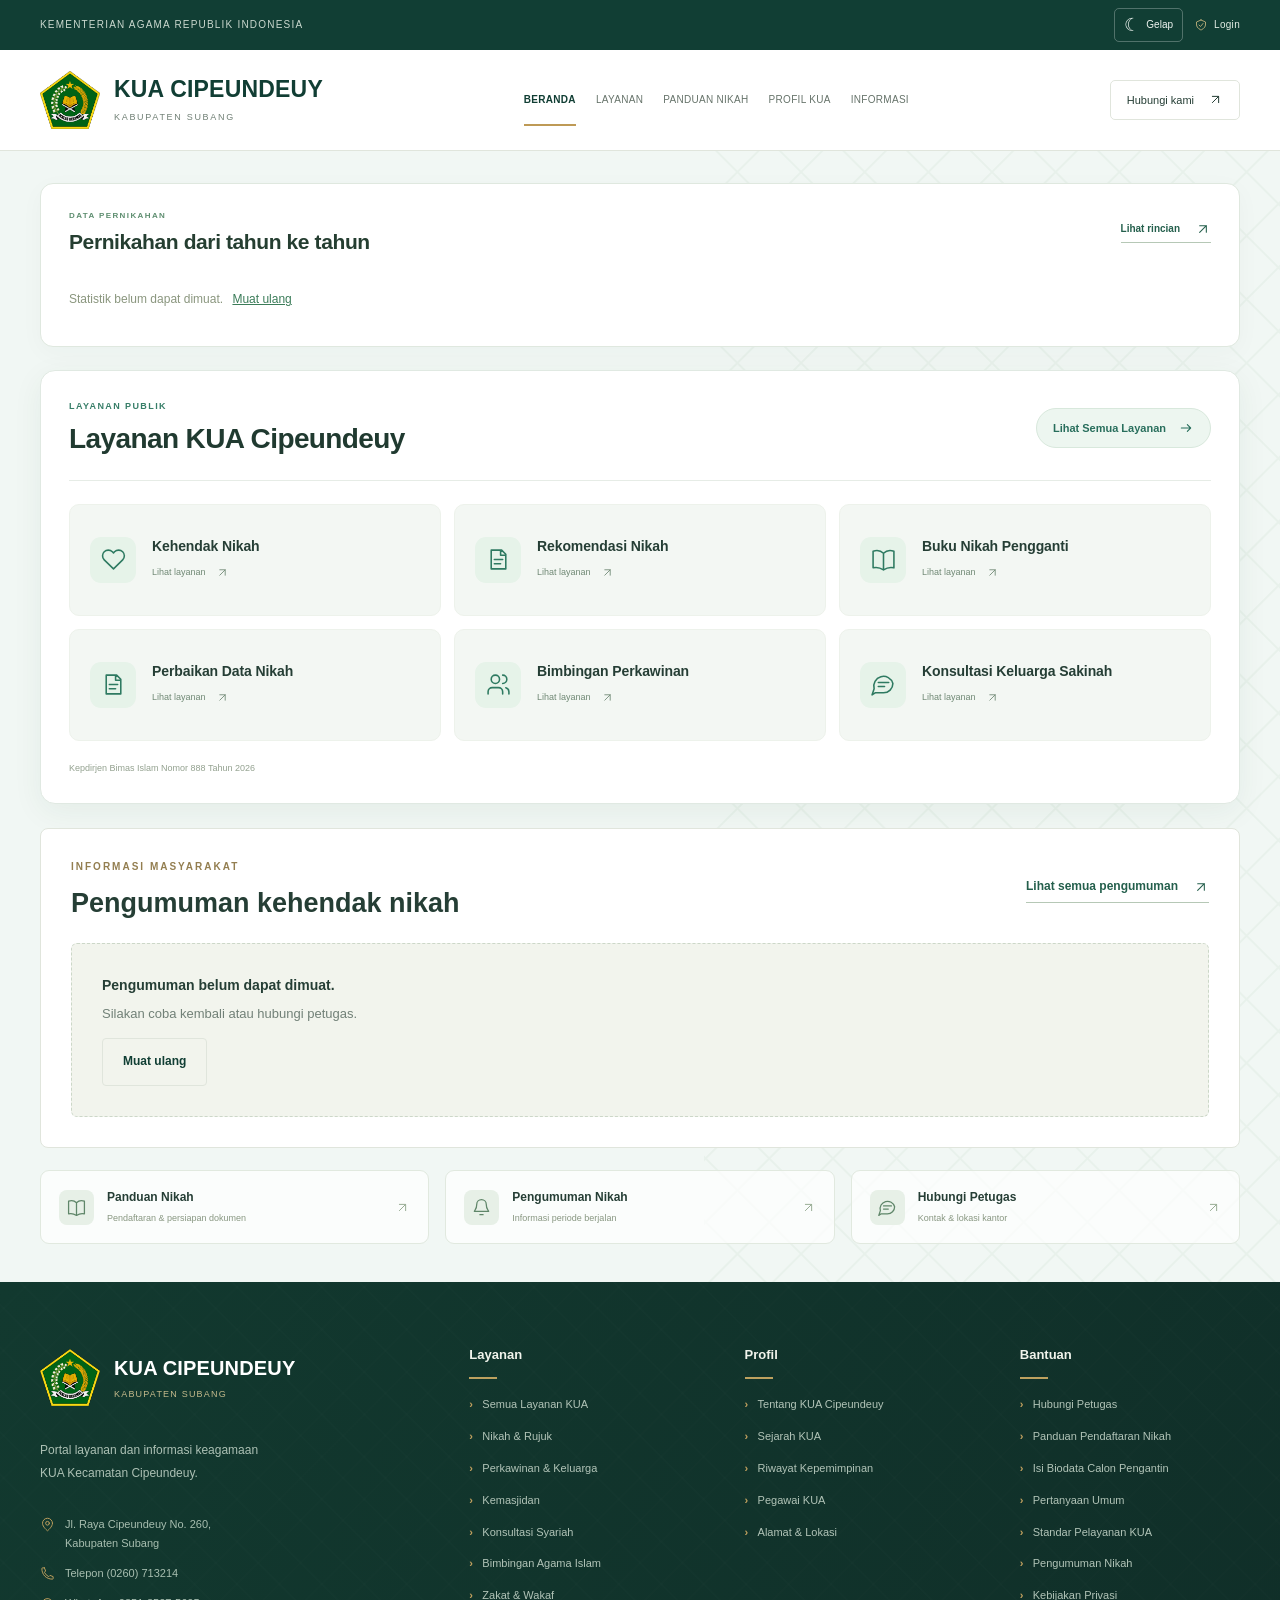
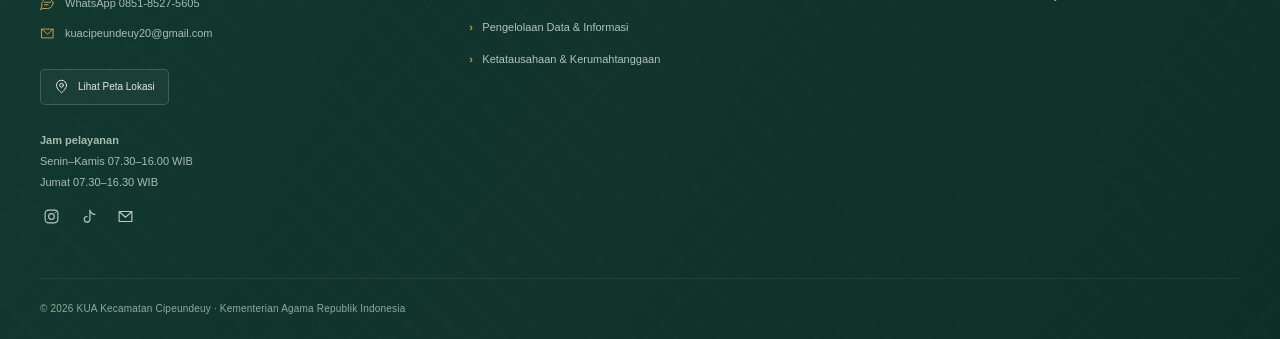
<file: index.html>
<!doctype html>
<html lang="id"><head><meta charset="utf-8"><meta name="viewport" content="width=device-width,initial-scale=1"><meta name="theme-color" content="#113e34"><meta name="description" content="Portal layanan KUA Kecamatan Cipeundeuy, Kabupaten Subang. Panduan layanan, pengumuman nikah, profil, dan kontak resmi."><title>KUA Cipeundeuy — Melayani dengan Hati</title><link rel="icon" href="assets/logo-kemenag-resmi.png"><script src="theme.js"></script><link rel="stylesheet" href="style.css?v=accordion-20261124"></head><body>
<a class="skip" href="#main">Lewati ke konten</a><div class="utility"><div class="container"><span>KEMENTERIAN AGAMA REPUBLIK INDONESIA</span><a href="admin.html" id="adminLink" class="admin-entry" hidden>Panel Admin</a><button type="button" id="themeToggle" class="theme-toggle" aria-label="Aktifkan mode gelap" aria-pressed="false"><span aria-hidden="true" id="themeIcon">☾</span><span id="themeLabel">Gelap</span></button><button type="button" class="account-button" id="accountButton" aria-haspopup="dialog"><i data-icon="shield"></i><span id="accountButtonLabel">Login</span></button></div></div>
<header class="header"><div class="container header-inner"><a class="brand" href="#beranda" aria-label="KUA Cipeundeuy, beranda"><img src="assets/logo-kemenag-resmi.png" width="46" height="52" alt="Logo Kementerian Agama"><span><strong>KUA CIPEUNDEUY</strong><small>KABUPATEN SUBANG</small></span></a><nav class="desktop-nav" aria-label="Navigasi utama"><a href="#beranda">Beranda</a><a href="#layanan">Layanan</a><a href="#nikah">Panduan Nikah</a><a href="#profil">Profil KUA</a><a href="#informasi">Informasi</a></nav><a class="contact-top" href="#kontak">Hubungi kami <i data-icon="arrow"></i></a><button class="menu-toggle" aria-label="Buka menu" aria-expanded="false" aria-controls="mobileMenu"><i data-icon="menu"></i></button></div><nav id="mobileMenu" class="mobile-menu" hidden aria-label="Menu ponsel"><a href="#beranda">Beranda</a><a href="#layanan">Layanan masyarakat</a><a href="#nikah">Panduan nikah</a><a href="catin.html">Isi Biodata Calon Pengantin</a><a href="#profil">Profil & sejarah</a><a href="#pegawai">Pegawai KUA</a><a href="#informasi">Informasi & pengumuman</a><a href="#kontak">Kontak & lokasi</a></nav></header>
<main id="main" tabindex="-1"></main>
<footer class="footer official-footer" aria-label="Informasi dan navigasi KUA"><div class="container footer-top"><section class="footer-identity"><a class="brand light" href="#beranda"><img src="assets/logo-kemenag-resmi.png" width="62" height="70" alt="Logo Kementerian Agama"><span><strong>KUA CIPEUNDEUY</strong><small>KABUPATEN SUBANG</small></span></a><p class="footer-description">Portal layanan dan informasi keagamaan<br>KUA Kecamatan Cipeundeuy.</p><div class="footer-contact"><div><i data-icon="pin"></i><span>Jl. Raya Cipeundeuy No. 260,<br>Kabupaten Subang</span></div><a href="tel:0260713214"><i data-icon="phone"></i><span>Telepon (0260) 713214</span></a><a href="https://wa.me/6285185275605" target="_blank" rel="noopener"><i data-icon="chat"></i><span>WhatsApp 0851-8527-5605</span></a><a href="mailto:kuacipeundeuy20@gmail.com"><i data-icon="mail"></i><span>kuacipeundeuy20@gmail.com</span></a></div><a class="footer-map" href="https://www.google.com/maps/search/?api=1&query=Kantor+Urusan+Agama+Cipeundeuy+Subang" target="_blank" rel="noopener"><i data-icon="pin"></i>Lihat Peta Lokasi</a><p class="footer-hours"><strong>Jam pelayanan</strong><br>Senin–Kamis 07.30–16.00 WIB<br>Jumat 07.30–16.30 WIB</p><div class="footer-social" aria-label="Kanal resmi"><a href="https://www.instagram.com/kua.cipeundeuy.subang/" target="_blank" rel="noopener" aria-label="Instagram KUA Cipeundeuy"><svg viewBox="0 0 24 24" aria-hidden="true"><rect x="3" y="3" width="18" height="18" rx="5"/><circle cx="12" cy="12" r="4"/><path d="M17.5 6.5h.01"/></svg></a><a href="https://www.tiktok.com/@kua.cipeundeuy.subang" target="_blank" rel="noopener" aria-label="TikTok KUA Cipeundeuy"><svg viewBox="0 0 24 24" aria-hidden="true"><path d="M14 3v13a4 4 0 1 1-4-4M14 3c1 4 3 6 7 6"/></svg></a><a href="mailto:kuacipeundeuy20@gmail.com" aria-label="Email KUA Cipeundeuy"><i data-icon="mail"></i></a></div></section><section class="footer-links"><h3>Layanan</h3><a href="#layanan">Semua Layanan KUA</a><a href="#layanan?group=nikah">Nikah & Rujuk</a><a href="#layanan?group=keluarga">Perkawinan & Keluarga</a><a href="#layanan?group=masjid">Kemasjidan</a><a href="#layanan?group=syariah">Konsultasi Syariah</a><a href="#layanan?group=agama">Bimbingan Agama Islam</a><a href="#layanan?group=wakaf">Zakat & Wakaf</a><a href="#layanan?group=data">Pengelolaan Data & Informasi</a><a href="#layanan?group=tata-usaha">Ketatausahaan & Kerumahtanggaan</a></section><section class="footer-links"><h3>Profil</h3><a href="#profil">Tentang KUA Cipeundeuy</a><a href="#profil?section=sejarah">Sejarah KUA</a><a href="#profil?section=kepemimpinan">Riwayat Kepemimpinan</a><a href="#pegawai">Pegawai KUA</a><a href="#kontak">Alamat & Lokasi</a></section><section class="footer-links"><h3>Bantuan</h3><a href="#kontak">Hubungi Petugas</a><a href="#nikah">Panduan Pendaftaran Nikah</a><a href="catin.html">Isi Biodata Calon Pengantin</a><a href="#faq">Pertanyaan Umum</a><a href="assets/standar-pelayanan-kua-888-2026.pdf" target="_blank" rel="noopener">Standar Pelayanan KUA</a><a href="#informasi?section=nikah">Pengumuman Nikah</a><a href="#privasi">Kebijakan Privasi</a></section></div><div class="container footer-bottom"><span>© <span id="year"></span> KUA Kecamatan Cipeundeuy · Kementerian Agama Republik Indonesia</span></div></footer><button type="button" class="back-to-top" aria-label="Kembali ke atas halaman" title="Kembali ke atas halaman" hidden><i data-icon="right"></i></button>
<nav class="bottom-nav" aria-label="Navigasi cepat ponsel"><a href="#beranda"><i data-icon="home"></i>Beranda</a><a href="#layanan"><i data-icon="grid"></i>Layanan</a><a href="#nikah"><i data-icon="book"></i>Panduan Nikah</a><a href="#informasi"><i data-icon="bell"></i>Informasi</a><a href="#kontak"><i data-icon="phone"></i>Kontak</a></nav>
<dialog id="detailDialog" aria-labelledby="dialogTitle"><div class="dialog-top"><span class="eyebrow">KUA CIPEUNDEUY</span><button id="closeDialog" class="icon-button" aria-label="Tutup"><i data-icon="close"></i></button></div><div id="dialogContent"></div></dialog><script type="module" src="app.js?v=accordion-20261124"></script><dialog id="accountDialog" aria-labelledby="accountTitle"><div class="dialog-top"><span class="eyebrow">AKSES PETUGAS</span><button type="button" class="icon-button" id="closeAccountDialog" aria-label="Tutup login"><i data-icon="close"></i></button></div><h2 id="accountTitle">Login Petugas</h2><p>Gunakan akun yang sudah terdaftar.</p><form id="accountForm"><label for="accountEmail">Email</label><input id="accountEmail" name="email" type="email" autocomplete="username" required placeholder="Email petugas"><label for="accountPassword">Password</label><input id="accountPassword" name="password" type="password" autocomplete="current-password" required placeholder="Masukkan password"><p id="accountError" class="account-error" role="status" aria-live="polite"></p><button type="submit" class="button" id="accountSubmit">Login</button></form></dialog><div id="accountNotice" class="account-notice" role="status" aria-live="polite" hidden></div><script type="module" src="auth.js"></script></body></html>
</file>
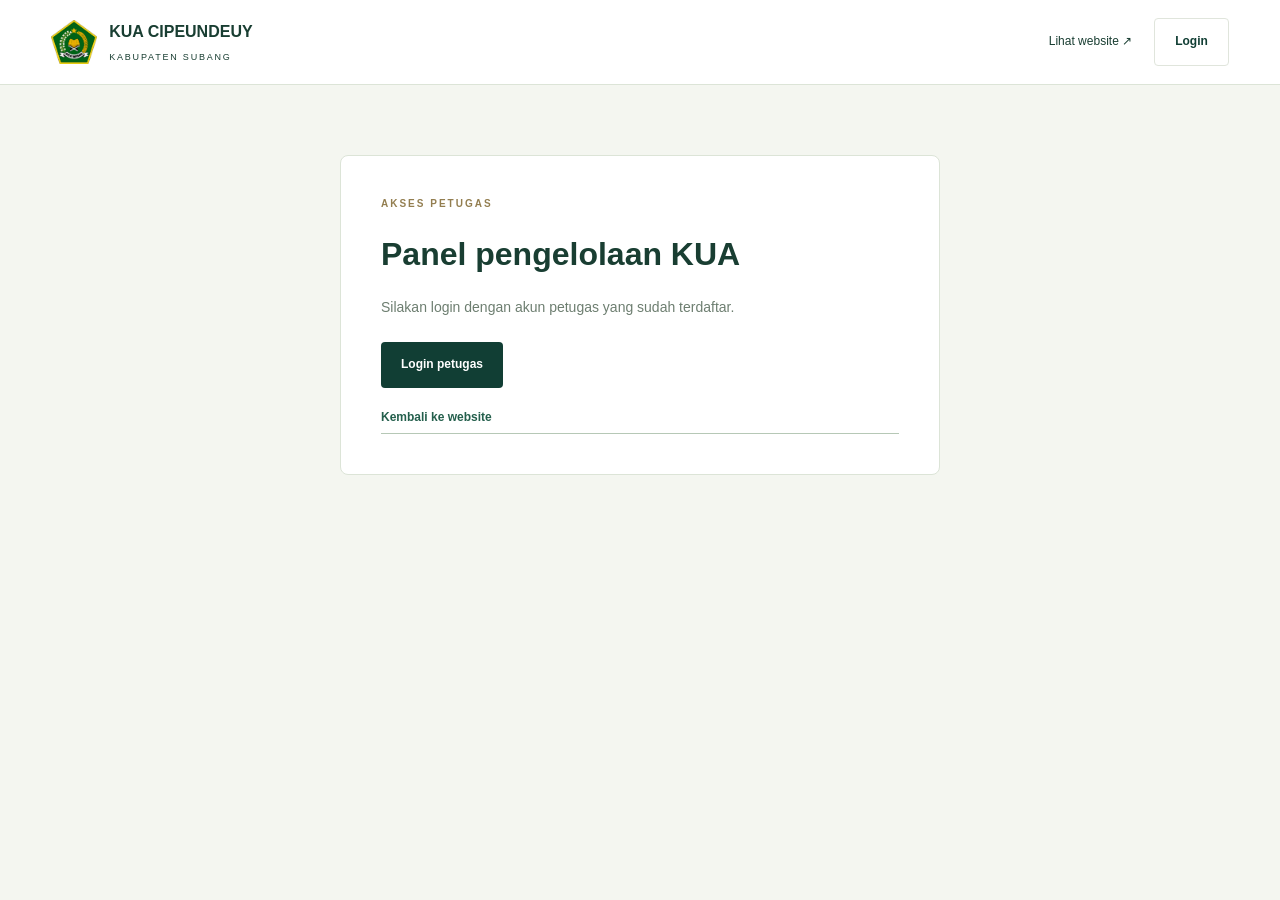
<file: admin.html>
<!doctype html><html lang="id"><head><meta charset="utf-8"><meta name="viewport" content="width=device-width, initial-scale=1"><meta name="robots" content="noindex,nofollow"><title>Panel Admin — KUA Cipeundeuy</title><link rel="stylesheet" href="style.css"><link rel="stylesheet" href="admin.css"></head><body class="admin-page"><header class="admin-top"><a href="./" class="admin-brand"><img src="assets/logo-kemenag-resmi.png" alt="Logo Kementerian Agama"><span><strong>KUA CIPEUNDEUY</strong><small>KABUPATEN SUBANG</small></span></a><div><a href="./">Lihat website ↗</a><button type="button" id="accountButton" class="button outline"><span id="accountButtonLabel">Login</span></button></div></header><main id="adminRoot"><section class="admin-gate"><span class="eyebrow">AKSES PETUGAS</span><h1>Panel pengelolaan KUA</h1><p id="gateMessage" role="status">Memeriksa sesi dan izin akun…</p><button id="gateLogin" class="button" hidden>Login petugas</button></section></main><dialog id="accountDialog" aria-labelledby="accountTitle"><div class="dialog-top"><span class="eyebrow">AKSES PETUGAS</span><button type="button" class="icon-button" id="closeAccountDialog" aria-label="Tutup login"><i data-icon="close"></i></button></div><h2 id="accountTitle">Login Petugas</h2><p>Gunakan akun yang sudah terdaftar.</p><form id="accountForm"><label for="accountEmail">Email</label><input id="accountEmail" name="email" type="email" autocomplete="username" required placeholder="Email petugas"><label for="accountPassword">Password</label><input id="accountPassword" name="password" type="password" autocomplete="current-password" required placeholder="Masukkan password"><p id="accountError" class="account-error" role="status" aria-live="polite"></p><button type="submit" class="button" id="accountSubmit">Login</button></form></dialog><div id="accountNotice" class="account-notice" role="status" aria-live="polite" hidden></div><dialog id="editorDialog" aria-labelledby="editorTitle"><div class="editor-top"><span class="eyebrow">PENGELOLAAN DATA</span><button id="editorClose" class="icon-button" aria-label="Tutup formulir">×</button></div><h2 id="editorTitle"></h2><form id="recordForm"></form></dialog><dialog id="deleteDialog" aria-labelledby="deleteTitle"><h2 id="deleteTitle">Hapus data?</h2><p id="deleteDescription"></p><p>Data yang dihapus tidak dapat dipulihkan melalui panel ini.</p><p id="deleteError" role="alert"></p><div class="dialog-actions"><button type="button" id="cancelDelete" class="button outline">Batal</button><button type="button" id="confirmDelete" class="button danger">Hapus data</button></div></dialog><script type="module" src="admin.js"></script></body></html>
</file>
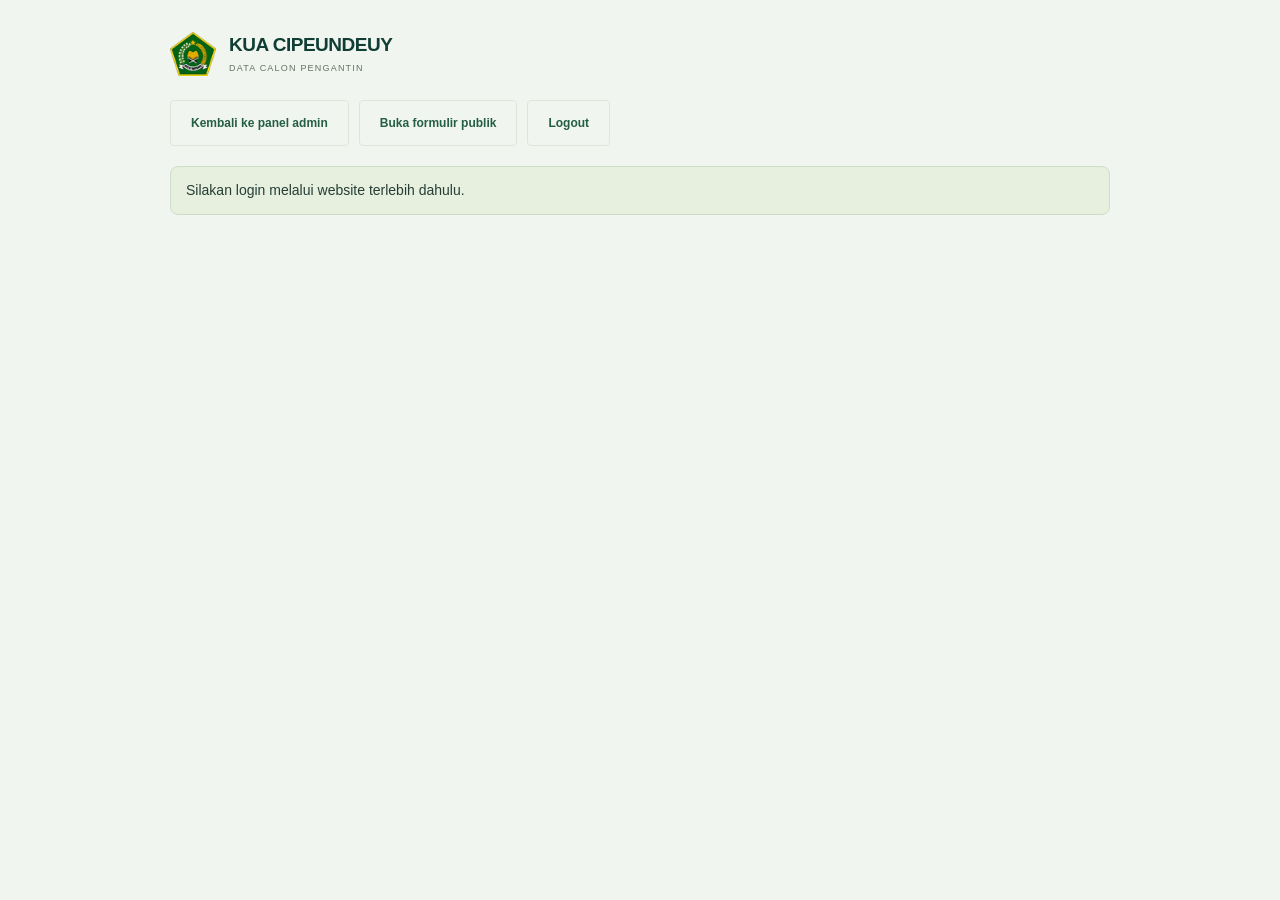
<file: catin-admin.html>
<!doctype html><html lang="id"><head><meta charset="utf-8"><meta name="viewport" content="width=device-width,initial-scale=1"><meta name="robots" content="noindex,nofollow"><title>Data Calon Pengantin — Admin KUA</title><link rel="stylesheet" href="style.css"><link rel="stylesheet" href="admin.css"><link rel="stylesheet" href="catin.css"></head><body class="catin-page"><main class="catin-wrap"><a class="brand" href="admin.html"><img src="assets/logo-kemenag-resmi.png" width="46" height="52" alt="Logo Kementerian Agama"><span><strong>KUA CIPEUNDEUY</strong><small>DATA CALON PENGANTIN</small></span></a><div class="catin-actions"><a class="button outline" href="admin.html">Kembali ke panel admin</a><a class="button outline" href="catin.html" target="_blank" rel="noopener">Buka formulir publik</a><button class="button outline" id="catinLogout">Logout</button></div><p id="adminCatinMessage" class="catin-status" role="status" aria-live="polite">Memeriksa akses admin…</p><div id="catinAdminRoot" hidden></div></main><script src="assets/supabase-sdk.js"></script><script type="module" src="catin-admin.js"></script></body></html>
</file>
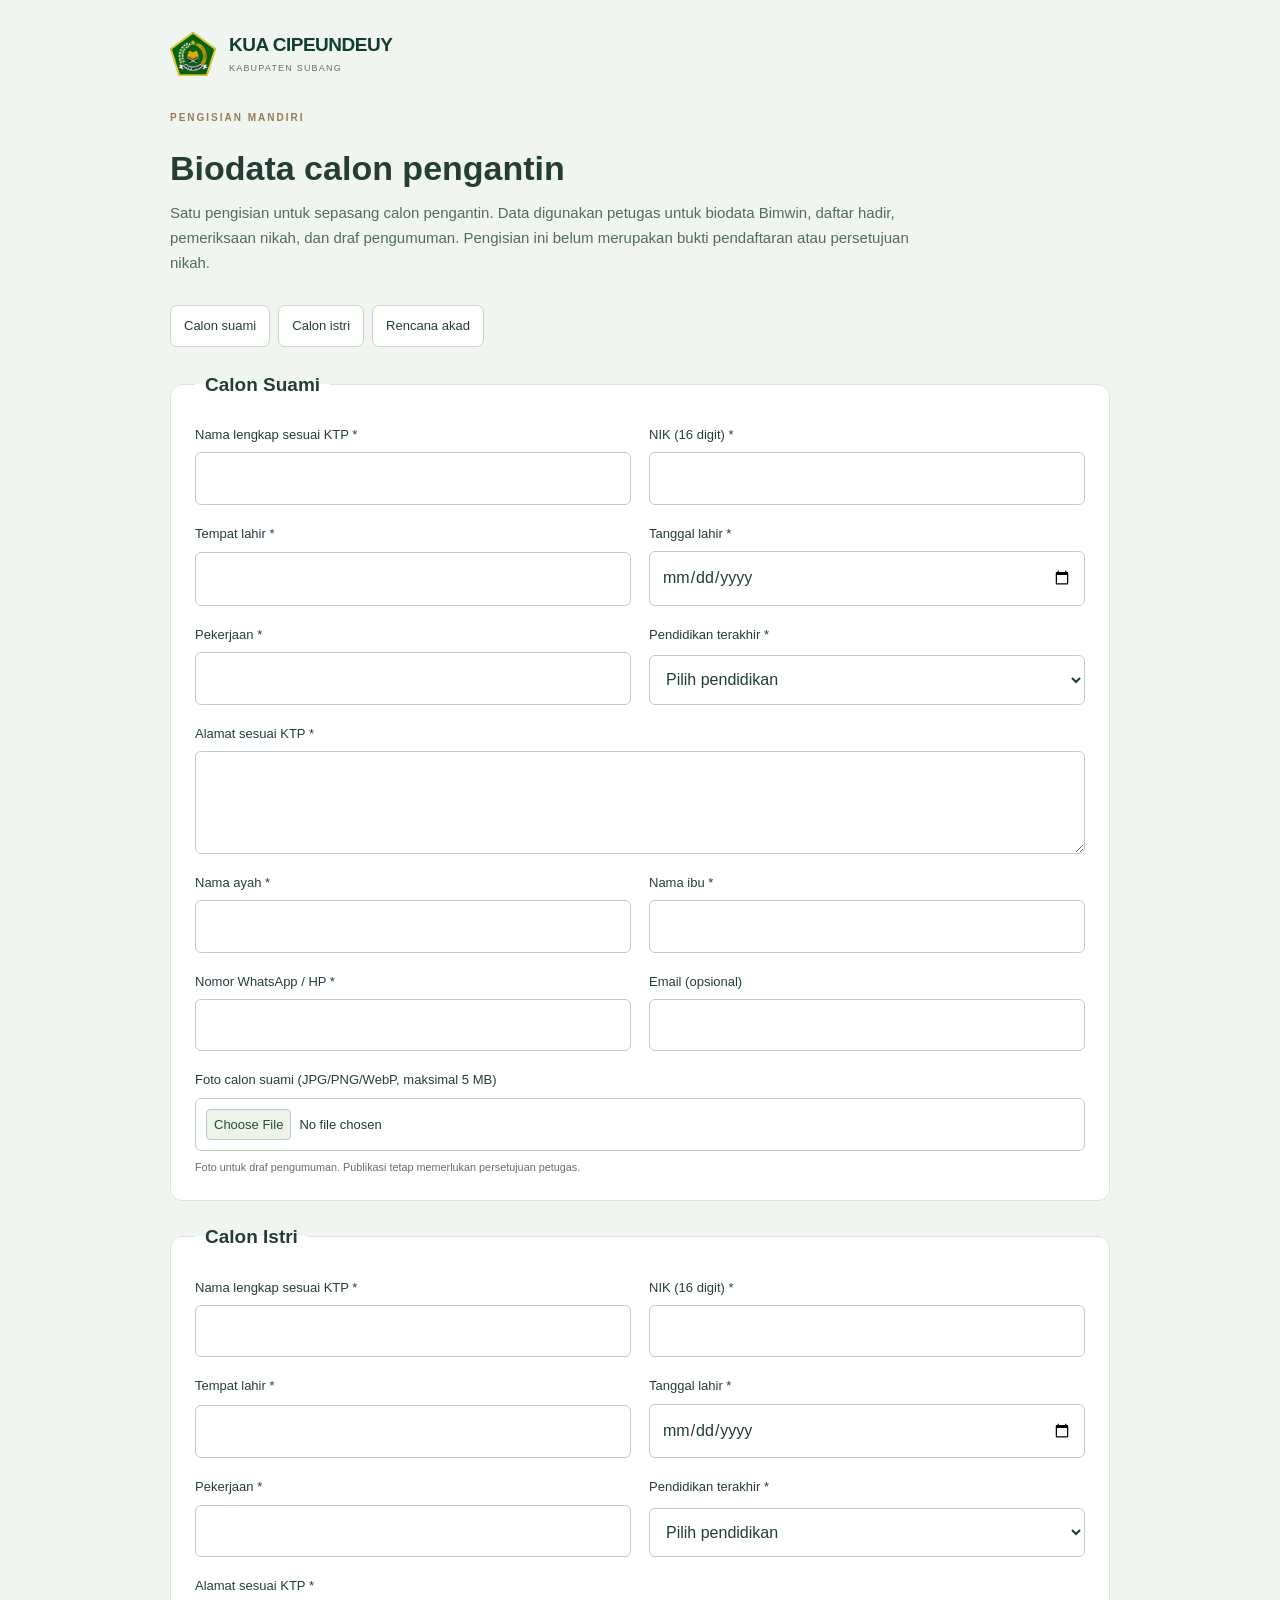
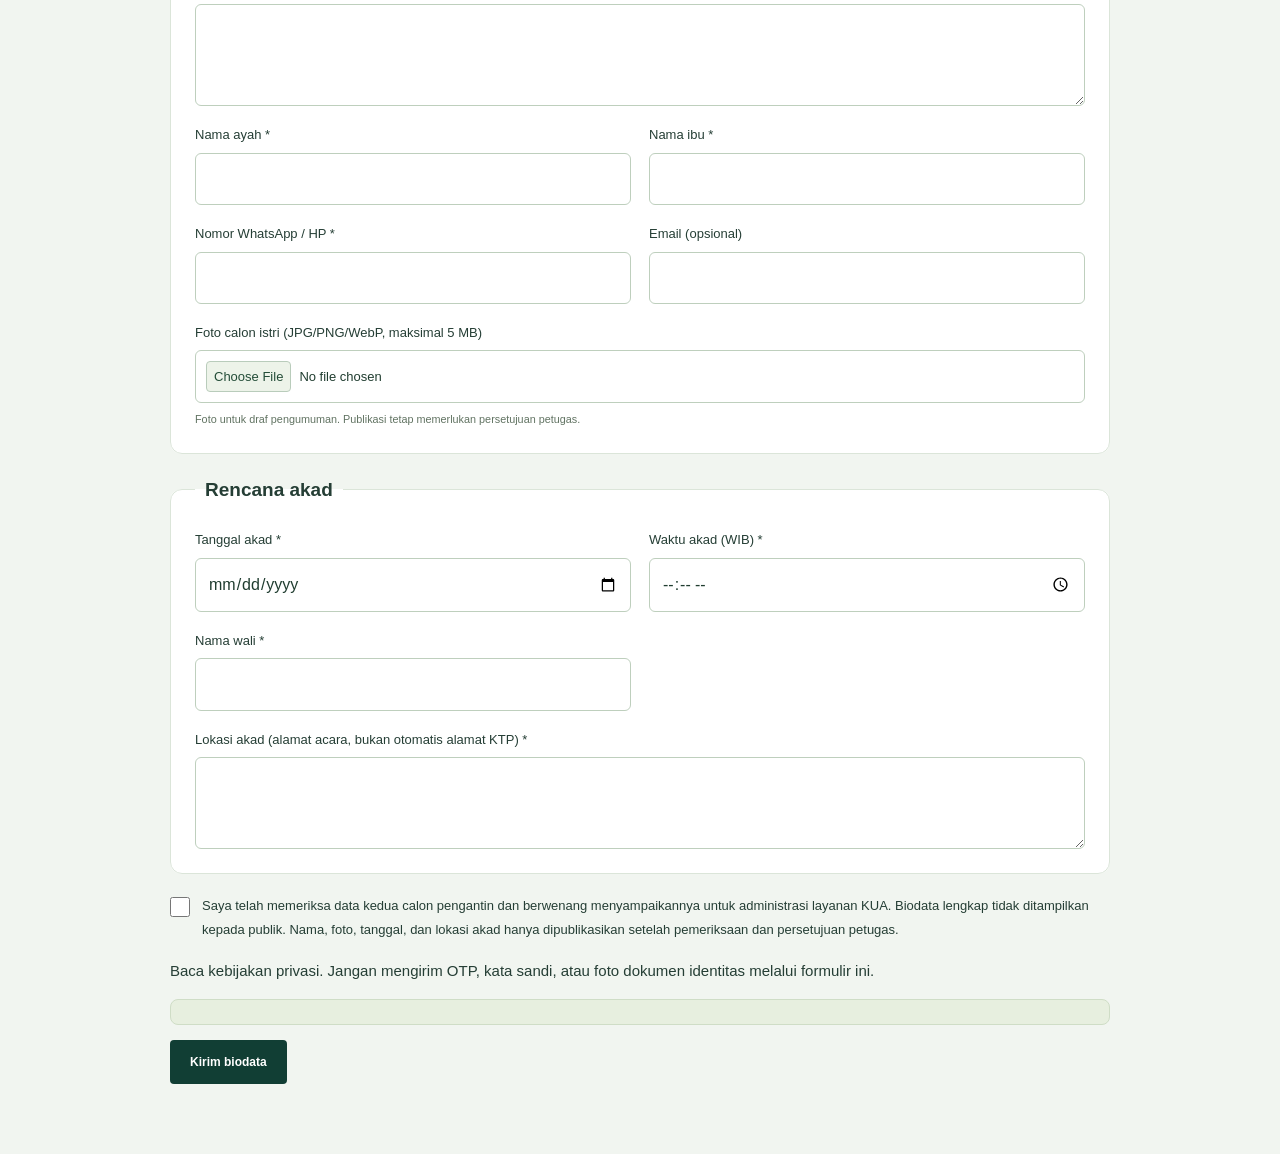
<file: catin.html>
<!doctype html><html lang="id"><head><meta charset="utf-8"><meta name="viewport" content="width=device-width,initial-scale=1"><meta name="robots" content="noindex"><title>Biodata Calon Pengantin — KUA Cipeundeuy</title><link rel="icon" href="assets/logo-kemenag-resmi.png"><link rel="stylesheet" href="style.css"><link rel="stylesheet" href="catin.css"></head><body class="catin-page"><main class="catin-wrap"><a class="brand" href="./"><img src="assets/logo-kemenag-resmi.png" width="46" height="52" alt="Logo Kementerian Agama"><span><strong>KUA CIPEUNDEUY</strong><small>KABUPATEN SUBANG</small></span></a><div class="catin-heading"><span class="eyebrow">PENGISIAN MANDIRI</span><h1>Biodata calon pengantin</h1><p>Satu pengisian untuk sepasang calon pengantin. Data digunakan petugas untuk biodata Bimwin, daftar hadir, pemeriksaan nikah, dan draf pengumuman. Pengisian ini belum merupakan bukti pendaftaran atau persetujuan nikah.</p></div><nav class="catin-section-nav" aria-label="Bagian formulir"><a href="#catinSuami">Calon suami</a><a href="#catinIstri">Calon istri</a><a href="#catinAkad">Rencana akad</a></nav><form id="catinForm"><div id="catinFields"></div><label class="trap" aria-hidden="true">Biarkan kosong<input name="website" tabindex="-1" autocomplete="off"></label><label class="catin-check"><input type="checkbox" id="catinConsent" required>Saya telah memeriksa data kedua calon pengantin dan berwenang menyampaikannya untuk administrasi layanan KUA. Biodata lengkap tidak ditampilkan kepada publik. Nama, foto, tanggal, dan lokasi akad hanya dipublikasikan setelah pemeriksaan dan persetujuan petugas.</label><p><a href="./#privasi">Baca kebijakan privasi</a>. Jangan mengirim OTP, kata sandi, atau foto dokumen identitas melalui formulir ini.</p><p id="catinMessage" class="catin-status" role="status" aria-live="polite"></p><button class="button" id="sendCatin">Kirim biodata</button></form><section id="catinReceipt" class="catin-receipt" hidden></section></main><script type="module" src="catin-form.js"></script></body></html>
</file>
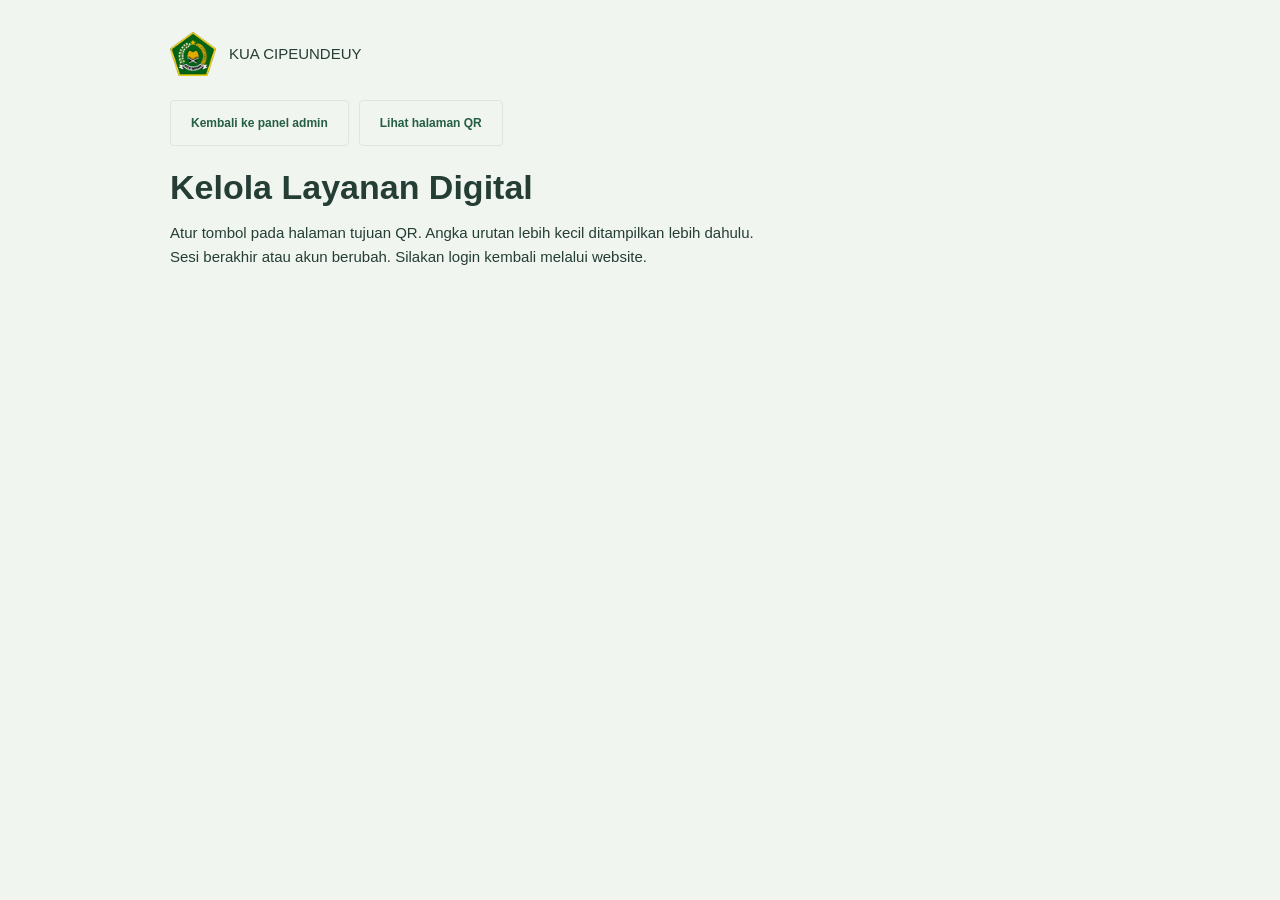
<file: layanan-digital-admin.html>
<!doctype html><html lang="id"><head><meta charset="utf-8"><meta name="viewport" content="width=device-width,initial-scale=1"><meta name="robots" content="noindex,nofollow"><title>Kelola Layanan Digital — KUA</title><link rel="stylesheet" href="style.css"><link rel="stylesheet" href="catin.css"><style>.digital-row{display:flex;justify-content:space-between;gap:16px;align-items:center;padding:18px 0;border-bottom:1px solid #dbe2d4}.digital-row p{font-size:13px;margin:4px 0;overflow-wrap:anywhere}.digital-row>div{min-width:0}.digital-row button{flex-shrink:0}.digital-controls label{display:flex;align-items:center;gap:9px}.digital-controls input[type=checkbox]{width:20px;height:20px;margin:0;min-height:0;flex:0 0 20px}.digital-controls{display:flex;flex-wrap:wrap;gap:20px;margin:16px 0}#digitalMessage{white-space:pre-wrap}.catin-wrap input,.catin-wrap textarea,.catin-wrap select{max-width:100%}</style></head><body class="catin-page"><main class="catin-wrap"><a class="brand" href="admin.html"><img src="assets/logo-kemenag-resmi.png" width="46" height="52" alt="Lambang Kementerian Agama"><span>KUA CIPEUNDEUY</span></a><div class="catin-actions"><a class="button outline" href="admin.html">Kembali ke panel admin</a><a class="button outline" href="layanan-digital.html" target="_blank" rel="noopener">Lihat halaman QR</a></div><h1>Kelola Layanan Digital</h1><p>Atur tombol pada halaman tujuan QR. Angka urutan lebih kecil ditampilkan lebih dahulu.</p><p id="digitalMessage" role="status" aria-live="polite">Memeriksa akses admin…</p><section id="digitalRoot" hidden><div class="catin-actions"><button type="button" class="button" id="addService">+ Tambah layanan / tautan</button><button type="button" class="button outline" id="reloadServices">Muat ulang</button></div><form id="digitalForm" class="catin-card" hidden><h2 id="formTitle">Tambah layanan</h2><div class="catin-grid"><label>Judul tombol<input name="title" required maxlength="100"></label><label>Tautan tujuan<input name="url" maxlength="2000" placeholder="https://… atau buku-tamu.html"></label><label class="wide">Keterangan<textarea name="description" maxlength="400"></textarea></label><label>Urutan<input name="position" type="number" min="0" max="9999" required></label><label>Ikon<select name="icon"><option value="form">Formulir</option><option value="guest">Buku tamu</option><option value="book">Buku / materi</option><option value="grid">Layanan</option><option value="bell">Pengumuman</option><option value="chat">Kontak</option></select></label></div><div class="digital-controls"><label><input name="visible" type="checkbox"> Tampilkan di halaman QR</label><label><input name="primary" type="checkbox"> Tonjolkan sebagai tombol utama</label></div><p><small>Tautan kosong tampil sebagai “Segera tersedia”. Untuk menonaktifkan tombol, hilangkan centang Tampilkan. Materi PDF atau folder Drive harus dapat diakses masyarakat.</small></p><div class="catin-actions"><button class="button" id="saveDigital">Simpan layanan</button><button class="button outline" type="button" id="cancelDigital">Batal</button></div></form><section class="catin-card"><h2>Daftar tombol layanan</h2><div id="digitalList"></div></section></section></main><script src="assets/supabase-sdk.js"></script><script type="module" src="layanan-digital-admin.js"></script></body></html>
</file>
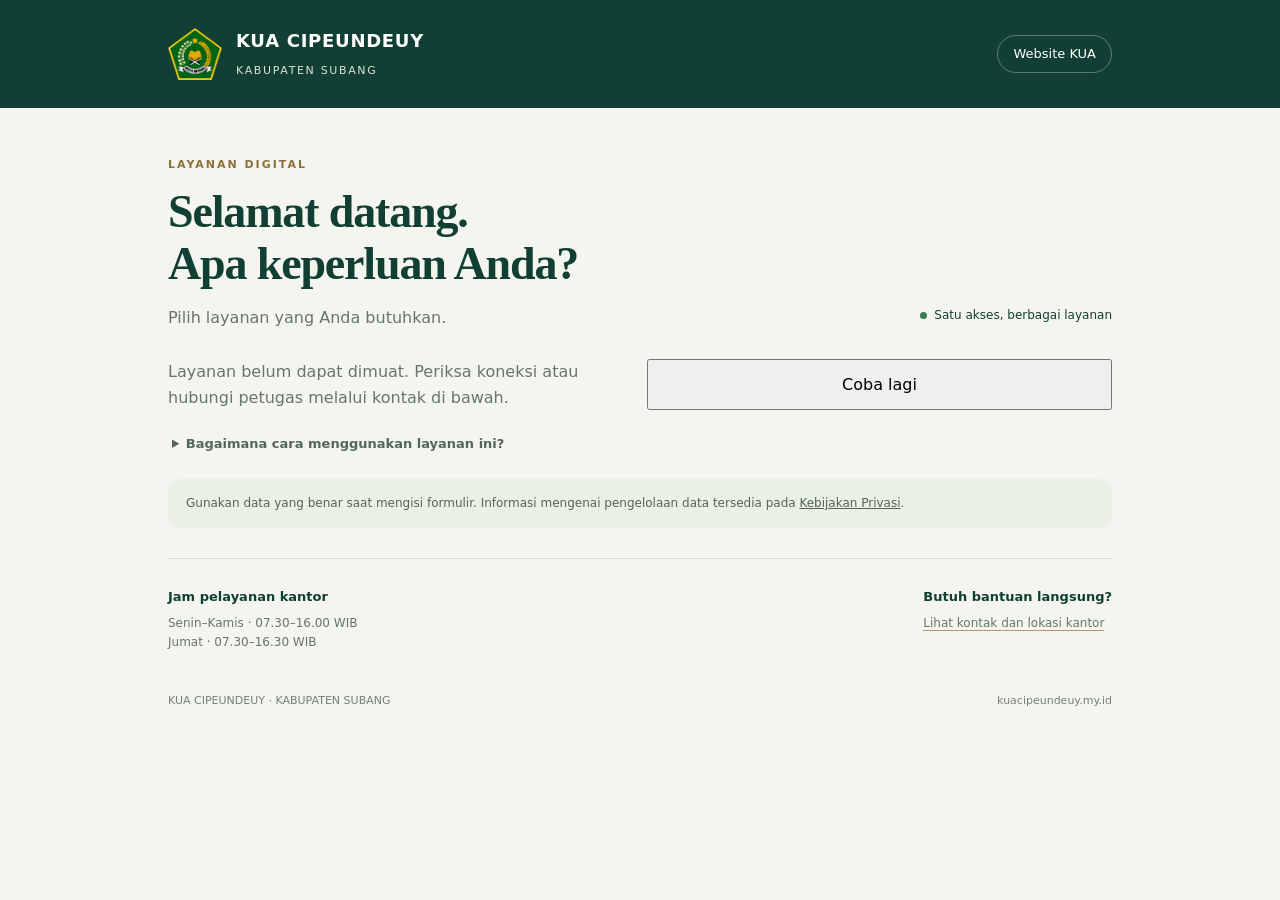
<file: layanan-digital.html>
<!doctype html>
<html lang="id"><head><meta charset="utf-8"><meta name="viewport" content="width=device-width,initial-scale=1"><meta name="theme-color" content="#123f33"><meta name="description" content="Satu pintu layanan digital KUA Cipeundeuy: biodata calon pengantin, panduan nikah, buku tamu, dan informasi layanan."><title>Layanan Digital — KUA Cipeundeuy</title><style>
:root{color-scheme:light;--green:#123f33;--gold:#b89a58;--muted:#65766e}*{box-sizing:border-box}body{margin:0;background:#f4f5ef;color:var(--green);font:16px/1.6 system-ui,-apple-system,BlinkMacSystemFont,"Segoe UI",sans-serif}a{color:inherit}button{font:inherit}.masthead{background:var(--green);color:white}.brand{max-width:1000px;margin:auto;padding:24px 28px;display:flex;gap:14px;align-items:center}.brand img{width:54px;height:60px;object-fit:contain}.brand strong{font-size:18px;letter-spacing:.04em;display:block}.brand small{font-size:11px;letter-spacing:.15em;color:#d7e3da}.brand a{margin-left:auto;text-decoration:none;font-size:13px;border:1px solid #ffffff50;border-radius:30px;padding:8px 15px}.main{max-width:1000px;margin:auto;padding:42px 28px 20px}.intro{display:flex;justify-content:space-between;gap:24px;align-items:end;margin-bottom:28px}.eyebrow{font-size:11px;font-weight:750;letter-spacing:.18em;color:#8b7039}h1{font-family:Georgia,serif;font-size:clamp(32px,4vw,46px);line-height:1.15;letter-spacing:-.025em;margin:10px 0 14px}p{margin:0;color:var(--muted)}.marker{font-size:12px;white-space:nowrap;display:flex;gap:7px;align-items:center;margin-bottom:6px}.dot{width:7px;height:7px;background:#397b53;border-radius:50%}.grid{display:grid;grid-template-columns:1fr 1fr;gap:14px}.service{position:relative;display:flex;align-items:center;gap:18px;background:white;border:1px solid #dce3d9;border-radius:16px;padding:22px;text-decoration:none;min-height:136px;transition:transform .18s,box-shadow .18s}.service:hover{transform:translateY(-2px);box-shadow:0 8px 22px #123f330d}.service:focus-visible,.brand a:focus-visible,button:focus-visible,summary:focus-visible{outline:3px solid #b89a58;outline-offset:4px}.service.primary{background:var(--green);color:white;grid-column:1/-1;min-height:140px;border-color:var(--green)}.symbol{flex:0 0 48px;width:48px;height:48px;border-radius:12px;display:grid;place-items:center;background:#edf1e8;color:#365d45}.symbol svg{width:24px;height:24px;fill:none;stroke:currentColor;stroke-width:1.7;stroke-linecap:round;stroke-linejoin:round}.primary .symbol{background:#ffffff15;color:#ead8a7}.service strong{font-size:17px;display:block;font-weight:650}.service p{font-size:13px;margin-top:4px;max-width:380px}.primary p{color:#d4e1d8}.arrow{margin-left:auto;flex:0 0 9px;width:9px;height:9px;border-top:1.5px solid currentColor;border-right:1.5px solid currentColor;transform:rotate(45deg);color:#8a9a8c}.primary .arrow{color:#e8d59c}.badge{display:inline-block;font-size:10px;letter-spacing:.07em;text-transform:uppercase;color:#826a35;background:#f6f0df;border-radius:5px;padding:2px 7px;margin-bottom:5px}.primary .badge{background:#d9be7c;color:#123f33}.service.pending{cursor:default}.service.pending:hover{transform:none;box-shadow:none}.support{display:flex;justify-content:space-between;gap:20px;border-top:1px solid #d8e0d4;margin-top:30px;padding-top:24px}.support strong{font-size:13px}.support p{font-size:12px;margin-top:5px}.support a{text-decoration:none;border-bottom:1px solid #b89a58}.foot{max-width:1000px;margin:auto;padding:20px 28px 30px;font-size:11px;color:#728076;display:flex;justify-content:space-between;gap:14px}.notice{margin-top:24px;background:#eaf0e5;padding:15px 18px;border-radius:12px;font-size:12px;color:#526650}.skip{position:absolute;left:12px;top:-100px;background:white;padding:10px;z-index:10}.skip:focus{top:10px}.help{margin-top:24px;padding:0 4px;font-size:13px;color:#53675a}.help summary{cursor:pointer;font-weight:600}.help p{padding-top:8px;max-width:700px}.action{display:inline-block;margin-top:12px;font-size:13px;font-weight:650;text-decoration:underline;text-underline-offset:4px}@media(max-width:600px){.brand{padding:18px 20px;gap:10px}.brand img{width:43px;height:49px}.brand strong{font-size:15px}.brand small{font-size:9px}.brand a{font-size:11px;padding:6px 10px}.main{padding:30px 18px 16px}.intro{display:block;margin-bottom:22px}.marker{margin-top:16px}.grid{grid-template-columns:1fr;gap:12px}.service{padding:18px;min-height:116px;gap:14px}.service.primary{min-height:142px}.service strong{font-size:16px}.symbol{flex-basis:42px;width:42px;height:42px}.support{display:block}.support>div+div{margin-top:14px}.foot{padding:18px 20px 26px;display:block}.foot span{display:block;margin-top:6px}}@media(prefers-reduced-motion:reduce){.service{transition:none}}
</style></head><body><a class="skip" href="#pilihan">Langsung ke pilihan layanan</a><header class="masthead"><div class="brand"><img src="assets/logo-kemenag-resmi.png" alt="Lambang Kementerian Agama" width="54" height="60"><div><strong>KUA CIPEUNDEUY</strong><small>KABUPATEN SUBANG</small></div><a href="index.html#beranda">Website KUA</a></div></header><main class="main" id="pilihan"><div class="intro"><div><span class="eyebrow">LAYANAN DIGITAL</span><h1>Selamat datang.<br>Apa keperluan Anda?</h1><p>Pilih layanan yang Anda butuhkan.</p></div><span class="marker"><i class="dot" aria-hidden="true"></i>Satu akses, berbagai layanan</span></div><nav class="grid" id="services" aria-label="Pilihan layanan digital"></nav><noscript><p>Aktifkan JavaScript untuk menampilkan semua pilihan layanan.</p><p><a href="catin.html">Isi biodata calon pengantin</a> · <a href="index.html#layanan">Layanan KUA</a> · <a href="index.html#kontak">Hubungi petugas</a></p></noscript><details class="help"><summary>Bagaimana cara menggunakan layanan ini?</summary><p>Pilih salah satu layanan untuk melanjutkan. Untuk biodata calon pengantin, siapkan identitas dan foto. Pengisian biodata akan diperiksa petugas dan belum merupakan bukti pendaftaran nikah resmi. Jika membutuhkan bantuan, hubungi petugas melalui tombol yang tersedia.</p></details><div class="notice">Gunakan data yang benar saat mengisi formulir. Informasi mengenai pengelolaan data tersedia pada <a href="index.html#privasi">Kebijakan Privasi</a>.</div><section class="support" aria-label="Jam pelayanan"><div><strong>Jam pelayanan kantor</strong><p>Senin–Kamis · 07.30–16.00 WIB<br>Jumat · 07.30–16.30 WIB</p></div><div><strong>Butuh bantuan langsung?</strong><p><a href="index.html#kontak">Lihat kontak dan lokasi kantor</a></p></div></section></main><footer class="foot"><span>KUA CIPEUNDEUY · KABUPATEN SUBANG</span><span>kuacipeundeuy.my.id</span></footer><script type="module">
import {API,KEY} from "./config.js";
import {validLink} from "./layanan-digital-core.js";
async function loadServices(){const target=document.getElementById("services");target.textContent="Memuat layanan…";try{const response=await fetch(API+"/rest/v1/kua_digital_services?select=id,title,description,url,icon,primary,position&visible=eq.true&order=position.asc,id.asc",{headers:{apikey:KEY,Authorization:"Bearer "+KEY},cache:"no-store"});if(!response.ok)throw Error();const items=await response.json();if(!Array.isArray(items))throw Error();target.replaceChildren();if(!items.length){target.textContent="Belum ada layanan yang ditampilkan. Silakan hubungi petugas melalui kontak di bawah.";return;}renderServices(items);}catch{target.replaceChildren();const text=document.createElement("p");text.textContent="Layanan belum dapat dimuat. Periksa koneksi atau hubungi petugas melalui kontak di bawah.";const retry=document.createElement("button");retry.type="button";retry.textContent="Coba lagi";retry.onclick=loadServices;target.append(text,retry);}}
function renderServices(items){
const paths={form:'<path d="M14 3H6a2 2 0 0 0-2 2v14a2 2 0 0 0 2 2h12a2 2 0 0 0 2-2V9Z"/><path d="M14 3v6h6M8 13h8M8 17h5"/>',guest:'<circle cx="9" cy="7" r="3"/><path d="M3 21v-3a6 6 0 0 1 12 0v3M18 8v6M15 11h6"/>',book:'<path d="M12 5c-3-2-6-2-10-1v15c4-1 7-1 10 1 3-2 6-2 10-1V4c-4-1-7-1-10 1ZM12 5v15"/>',grid:'<rect x="3" y="3" width="7" height="7" rx="1"/><rect x="14" y="3" width="7" height="7" rx="1"/><rect x="3" y="14" width="7" height="7" rx="1"/><rect x="14" y="14" width="7" height="7" rx="1"/>',bell:'<path d="M18 8a6 6 0 0 0-12 0c0 7-3 7-3 9h18c0-2-3-2-3-9M10 21h4"/>',chat:'<path d="M21 11a9 9 0 0 1-9 9H4l-3 2 2-6a9 9 0 1 1 18-5Z"/><path d="M7 10h10M7 14h6"/>'};
for(const item of items){let href='';try{href=validLink(item.url)}catch{}const el=document.createElement(href?'a':'article');el.className='service'+(item.primary?' primary':'')+(!href?' pending':'');if(href)el.href=href;const symbol=document.createElement('span');symbol.className='symbol';symbol.setAttribute('aria-hidden','true');symbol.innerHTML='<svg viewBox="0 0 24 24">'+(paths[item.icon]||paths.grid)+'</svg>';const body=document.createElement('div');if(item.primary||!href){const badge=document.createElement('span');badge.className='badge';badge.textContent=href?'Mulai di sini':'Segera tersedia';body.append(badge)}const title=document.createElement('strong');title.textContent=item.title;const desc=document.createElement('p');desc.textContent=item.description;body.append(title,desc);el.append(symbol,body);if(href){const arrow=document.createElement('span');arrow.className='arrow';arrow.textContent='';arrow.setAttribute('aria-hidden','true');el.append(arrow)}document.getElementById('services').append(el)}
}
loadServices();
</script></body></html>
</file>
<file: style.css>
:root{--forest:#113e34;--green:#245f4c;--cream:#f7f6f0;--white:#fff;--gold:#be9a56;--ink:#253e35;--muted:#718077;--line:#e0e5dc;--soft:#eaf0e7}*{box-sizing:border-box}html{scroll-behavior:smooth;scroll-padding-top:96px}body{margin:0;color:var(--ink);background:var(--white);font:15px/1.65 'Segoe UI',Arial,sans-serif;-webkit-font-smoothing:antialiased}a{text-decoration:none;color:inherit}button,input,select{font:inherit}button,a,input,select,summary{touch-action:manipulation}button{cursor:pointer}button:focus-visible,a:focus-visible,input:focus-visible,summary:focus-visible,select:focus-visible{outline:3px solid var(--gold);outline-offset:4px}[hidden]{display:none!important}h1,h2,h3,p{margin:0}img{max-width:100%;display:block}svg{width:22px;height:22px;stroke:currentColor;fill:none;stroke-width:1.6;stroke-linecap:round;stroke-linejoin:round;flex-shrink:0}i{display:inline-flex;align-items:center;justify-content:center;font-style:normal}.container{width:min(1200px,calc(100% - 80px));margin:auto}.utility{background:var(--forest);color:#cbd9cf;font-size:10px;letter-spacing:1.2px;padding:8px 0}.utility .container{display:flex;justify-content:space-between}.utility a{letter-spacing:.2px}.utility strong{color:white;margin-left:10px;font-weight:500}.header{position:sticky;top:0;z-index:20;background:#fffffff5;backdrop-filter:blur(12px);border-bottom:1px solid var(--line)}.header-inner{height:90px;display:flex;align-items:center;justify-content:space-between;gap:24px}.brand{display:flex;align-items:center;gap:13px;flex-shrink:0}.brand img{object-fit:contain}.brand strong{display:block;font-size:21px;line-height:1.4;letter-spacing:-.5px;color:var(--forest)}.brand small{display:block;font-size:9px;letter-spacing:2px;color:var(--muted);margin-top:3px}.desktop-nav{display:flex;gap:27px;height:100%;align-items:center;font-size:12px}.desktop-nav a{position:relative;height:100%;display:flex;align-items:center;color:#66736a}.desktop-nav a.active{color:var(--forest);font-weight:600}.desktop-nav a.active:after{content:'';position:absolute;left:0;right:0;bottom:24px;height:2px;background:var(--gold)}.contact-top{padding:10px 16px;border:1px solid var(--line);display:flex;gap:14px;align-items:center;font-size:11px;border-radius:5px}.contact-top svg{width:15px;height:15px}.menu-toggle{display:none;background:none;border:0;color:var(--forest)}.mobile-menu{padding:10px 24px 22px;border-top:1px solid var(--line);background:white}.mobile-menu a{display:block;padding:10px 0;font-size:14px}.skip{position:fixed;top:-100px;left:20px;padding:10px;background:white;z-index:100}.skip:focus{top:10px}.eyebrow{font-size:10px;letter-spacing:2px;text-transform:uppercase;font-weight:600;color:#937e50;display:block}.serif{font-family:Georgia,'Times New Roman',serif;font-weight:400}.section{padding:70px 0}.section-head{display:flex;justify-content:space-between;align-items:end;gap:24px;margin-bottom:30px}.section-head h2{font:38px/1.2 Georgia,serif;letter-spacing:-.9px;margin-top:9px}.section-head p{font-size:13px;color:var(--muted);margin-top:12px;max-width:520px}.text-link{display:inline-flex;gap:15px;align-items:center;font-size:12px;font-weight:600;color:var(--green);border-bottom:1px solid #b6c8b6;padding-bottom:5px;white-space:nowrap}.text-link svg{width:16px;height:16px}.button{border:0;padding:13px 20px;border-radius:4px;background:var(--forest);color:white;display:inline-flex;gap:20px;align-items:center;font-size:12px;font-weight:600;justify-content:center}.button svg{width:16px;height:16px}.button.gold{background:#d8bf88;color:#1b3e31}.button.outline{background:transparent;border:1px solid var(--line);color:var(--forest)}.button:hover{filter:brightness(1.08)}
/* Opening composition */
.hero{background:var(--cream);padding:34px 0 0}.hero-grid{display:grid;grid-template-columns:1.15fr 1fr;gap:0;border-radius:8px;overflow:hidden;background:var(--forest);min-height:390px}.hero-copy{padding:48px 42px 45px;color:white;position:relative}.hero-copy:after{content:'';position:absolute;bottom:-90px;right:-70px;width:240px;height:240px;border:1px solid #ffffff0c;border-radius:50%;pointer-events:none}.hero-copy .eyebrow{color:#d1b77d;font-size:9px;display:flex;align-items:center;gap:10px}.hero-copy .eyebrow:before{content:'';height:1px;width:25px;background:#c6a86b}.hero h1{font:48px/1.13 Georgia,serif;letter-spacing:-1.2px;margin:22px 0 17px;position:relative;z-index:1}.hero h1 em{font-style:normal;color:#dfc68e}.hero-copy p{font-size:13px;color:#c3d4c8;max-width:380px;line-height:1.8}.hero-actions{display:flex;gap:24px;align-items:center;flex-wrap:wrap;margin-top:27px}.hero-actions .subtle{font-size:11px;color:#d4dfd5;display:flex;gap:8px;align-items:center}.hero-actions .subtle svg{width:16px}.hero-photo{position:relative;min-height:360px;background:#68806a;overflow:hidden}.hero-photo img{width:100%;height:100%;object-fit:cover;position:absolute;inset:0;filter:brightness(.86)}.hero-photo:after{content:'';position:absolute;inset:0;background:linear-gradient(0deg,#12352adc,transparent 70%)}.photo-caption{position:absolute;bottom:30px;left:30px;right:30px;z-index:1;color:white;display:flex;justify-content:space-between;gap:20px;align-items:end}.photo-caption small{color:#d7c48f;letter-spacing:1.5px;font-size:9px}.photo-caption strong{font:25px/1.3 Georgia;display:block;margin-top:7px}.photo-caption .photo-mark{border:1px solid #ffffff6b;width:40px;height:40px;display:grid;place-items:center;border-radius:50%}.quick-strip{display:grid;grid-template-columns:repeat(3,1fr);padding:24px 0;border-bottom:1px solid #dee3d8}.quick-strip a{display:flex;align-items:center;gap:15px;padding:2px 28px;border-right:1px solid #d9ded4}.quick-strip a:first-child{padding-left:0}.quick-strip a:last-child{border:0}.quick-strip svg{color:#778d6d;width:23px}.quick-strip strong{font-size:12px;display:block;font-weight:600}.quick-strip small{font-size:10px;color:var(--muted);display:block}.quick-strip .go{width:15px;margin-left:auto}.services{background:var(--cream);padding:48px 0 58px}.services .section-head{margin-bottom:26px}.search-box{display:flex;align-items:center;gap:12px;background:white;border:1px solid var(--line);border-radius:5px;padding:11px 14px;min-width:265px}.search-box svg{width:17px;color:#78907c}.search-box input{border:0;background:transparent;outline:0;min-width:0;width:100%;font-size:12px}.service-grid{display:grid;grid-template-columns:repeat(3,1fr);gap:15px}.service-card{padding:24px;background:#fff;border:1px solid #e0e4d9;border-radius:6px;position:relative;text-align:left;color:var(--ink);min-height:192px;transition:transform .18s,border-color .18s,box-shadow .18s}.service-card:hover{transform:translateY(-4px);border-color:#8fa58a;box-shadow:0 8px 26px #1d47330b}.service-card .s-icon{width:39px;height:39px;background:#eff3e9;border-radius:9px;color:#4d775b;display:grid;place-items:center}.service-card .s-icon svg{width:22px}.service-card .s-arrow{position:absolute;top:27px;right:24px;color:#99a88e}.service-card .s-arrow svg{width:17px}.service-card h3{font-size:15px;font-weight:600;letter-spacing:-.2px;margin:17px 0 7px}.service-card p{font-size:11px;color:var(--muted);max-width:280px;line-height:1.8}.service-card.featured{border-top:3px solid var(--gold);padding-top:22px}.service-note{font-size:10px;color:#7b846f;display:flex;gap:10px;margin-top:20px;align-items:center}.service-note svg{width:15px;height:15px}.empty{padding:30px;background:#f2f4ed;border:1px dashed #ccd7c8;border-radius:6px;color:var(--muted);font-size:13px;grid-column:1/-1}.empty strong{display:block;color:var(--ink);font-size:14px;margin-bottom:6px}.empty button{margin-top:14px}.announcement-section{background:#fff}.announcement-panel{display:grid;grid-template-columns: .7fr 1.3fr;gap:50px;align-items:start}.announcement-aside h2{font:38px/1.2 Georgia;margin:12px 0 18px;letter-spacing:-.8px}.announcement-aside p{color:var(--muted);font-size:13px;line-height:1.8;max-width:300px}.announcement-aside .text-link{margin-top:25px}.announcement-list{display:grid;gap:14px}.announcement-row{display:flex;gap:23px;align-items:center;background:#fafbf6;border:1px solid var(--line);padding:20px;border-radius:6px}.date-tile{text-align:center;background:#eaf0e6;border-radius:5px;min-width:62px;padding:9px 7px;line-height:1.1;color:var(--forest)}.date-tile small{font-size:9px;letter-spacing:1px;display:block}.date-tile strong{font:28px Georgia;display:block;margin:3px 0}.announcement-row h3{font:19px/1.4 Georgia;margin-bottom:4px}.announcement-row p{font-size:11px;color:var(--muted)}.announcement-row button{margin-left:auto;background:transparent;border:0;color:var(--green);padding:8px}.announcement-row svg{width:18px}.section-label{font-size:10px;color:var(--muted);display:flex;align-items:center;gap:7px;margin-bottom:13px}.dot{width:6px;height:6px;border-radius:50%;background:#628756;display:inline-block}.journey{background:#eef2e9}.journey-grid{display:grid;grid-template-columns:1fr 2fr;gap:70px}.journey h2{font:35px/1.2 Georgia;margin-top:12px}.steps{display:grid;grid-template-columns:repeat(4,1fr);gap:25px}.step-num{font:26px Georgia;color:var(--gold);padding-bottom:16px;border-bottom:1px solid #d5dfcf;display:block}.steps h3{font-size:12px;margin:17px 0 8px}.steps p{font-size:11px;color:var(--muted);line-height:1.8}.gallery-heading .text-link{margin-bottom:4px}.home-gallery{display:grid;grid-template-columns:1.1fr 1fr;gap:45px;align-items:center}.home-gallery-image{aspect-ratio:1.65;border-radius:6px;overflow:hidden;background:#e4eadf}.home-gallery-image img{width:100%;height:100%;object-fit:cover}.gallery-copy .pill{font-size:9px;letter-spacing:1px;background:var(--soft);padding:6px 10px;border-radius:3px;display:inline-block;color:var(--green)}.gallery-copy h3{font:30px/1.25 Georgia;margin:16px 0 12px}.gallery-copy p{font-size:13px;color:var(--muted);margin-bottom:20px}.gallery-copy small{color:#8a937f;font-size:10px;display:block;margin-bottom:15px}.cta{background:var(--cream);padding:0 0 65px}.cta-inner{background:var(--forest);border-radius:7px;padding:34px 40px;color:white;display:flex;justify-content:space-between;align-items:center;gap:25px}.cta h2{font:29px Georgia;margin-bottom:9px}.cta p{font-size:12px;color:#c2d2c5}.footer{background:#0c2f28;color:#a8beb0;padding-top:48px}.footer-top{display:grid;grid-template-columns:1.4fr .8fr .8fr 1.2fr;gap:35px;padding-bottom:40px}.brand.light strong{color:white;font-size:20px}.brand.light small{color:#a0b6a5}.footer h3{color:#e9eee5;font-size:11px;margin-bottom:17px;font-weight:600}.footer p{font-size:11px;line-height:1.9;margin-top:17px}.footer a:not(.brand){display:block;font-size:11px;margin-bottom:8px;overflow-wrap:anywhere}.footer-bottom{padding:18px 0;border-top:1px solid #ffffff13;display:flex;justify-content:space-between;gap:15px;font-size:9px;letter-spacing:.2px}.bottom-nav{display:none}
/* Inner pages */
.page-banner{background:var(--cream);padding:39px 0 42px;border-bottom:1px solid var(--line)}.breadcrumb{font-size:10px;color:#8c9688;margin-bottom:17px;display:flex;gap:10px;align-items:center}.breadcrumb a{color:var(--green)}.page-banner h1{font:46px/1.2 Georgia;letter-spacing:-1px;margin:8px 0 13px}.page-banner p{font-size:13px;color:var(--muted);max-width:620px}.page-content{padding:48px 0 70px;min-height:45vh}.page-nav{display:flex;gap:7px;flex-wrap:wrap;border-bottom:1px solid var(--line);padding-bottom:20px;margin-bottom:30px}.tab{padding:9px 16px;border:1px solid var(--line);border-radius:4px;background:white;color:var(--muted);font-size:11px}.tab.active{background:var(--forest);color:white;border-color:var(--forest)}.profile-intro{display:grid;grid-template-columns:1.1fr 1fr;gap:65px;margin-bottom:55px}.profile-intro h2{font:34px/1.25 Georgia;margin-bottom:18px}.profile-intro p{font-size:13px;color:var(--muted);line-height:1.9;margin-bottom:14px}.profile-facts{background:var(--soft);border-radius:7px;padding:30px}.profile-facts div{padding:14px 0;border-bottom:1px solid #d6dfd0;font-size:12px}.profile-facts div:last-child{border:0}.profile-facts small{color:var(--muted);display:block;font-size:10px}.profile-facts strong{font-weight:600}.timeline{display:grid;grid-template-columns:repeat(3,1fr);gap:30px;margin-top:25px}.timeline article{border-top:2px solid #c0a36c;padding-top:22px}.timeline .year{font:33px Georgia;color:var(--gold)}.timeline h3{font-size:14px;margin:12px 0 8px}.timeline p{font-size:12px;color:var(--muted)}.people-grid{display:grid;grid-template-columns:repeat(4,1fr);gap:22px}.person{border:1px solid var(--line);border-radius:6px;overflow:hidden;background:white}.person-img{aspect-ratio:1.1;background:#edf1e8;display:flex;align-items:center;justify-content:center;color:#809476;font:44px Georgia;overflow:hidden}.person-img img{width:100%;height:100%;object-fit:cover;object-position:50% 20%}.person-body{padding:18px}.person h3{font-size:14px;line-height:1.5;font-weight:600}.person p{font-size:11px;color:var(--muted);margin-top:7px}.person .period{display:inline-block;background:var(--soft);padding:4px 7px;margin-bottom:9px;border-radius:3px;font-size:9px;color:var(--green)}.leadership{margin-top:60px}.leadership h2{font:32px Georgia;margin-bottom:24px}.gallery-grid{display:grid;grid-template-columns:repeat(3,1fr);gap:24px}.gallery-item{border:1px solid var(--line);border-radius:6px;overflow:hidden;text-align:left;padding:0;background:white;color:var(--ink)}.gallery-item .media{aspect-ratio:1.5;overflow:hidden;background:var(--soft)}.gallery-item img,.gallery-item video{width:100%;height:100%;object-fit:cover;transition:transform .3s}.gallery-item:hover img{transform:scale(1.04)}.gallery-item .info{padding:20px}.gallery-item small{color:#8b997f;font-size:9px;text-transform:uppercase;letter-spacing:1px}.gallery-item h3{font:23px/1.3 Georgia;margin:10px 0}.gallery-item p{font-size:11px;color:var(--muted)}.contact-layout{display:grid;grid-template-columns:1fr 1.2fr;gap:55px}.contact-layout h2{font:31px Georgia;margin-bottom:22px}.contact-list{display:grid;gap:0}.contact-list a{padding:20px 0;display:flex;align-items:start;gap:18px;border-bottom:1px solid var(--line)}.contact-list svg{color:#79966c}.contact-list small{display:block;color:var(--muted);font-size:10px;margin-bottom:4px}.contact-list strong{font-size:13px;font-weight:600;overflow-wrap:anywhere}.location-panel{background:var(--soft);border:1px solid var(--line);border-radius:7px;padding:32px;position:relative;overflow:hidden;min-height:370px;display:flex;flex-direction:column;justify-content:end}.location-pattern{position:absolute;inset:0;background:linear-gradient(45deg,transparent 44%,#d5dfcf 45%,#d5dfcf 47%,transparent 48%),linear-gradient(-25deg,transparent 40%,#fff 41%,#fff 43%,transparent 44%);opacity:.7}.location-panel>div:not(.location-pattern){position:relative}.location-panel .pin{background:var(--forest);color:#d7bb7d;width:58px;height:58px;border-radius:50%;display:grid;place-items:center;margin-bottom:30px;box-shadow:0 0 0 12px #113e3410}.location-panel h3{font:29px Georgia;margin-bottom:10px}.location-panel p{font-size:12px;color:var(--muted);max-width:280px}.location-panel .button{margin-top:22px}.contact-notice{font-size:11px;color:var(--muted);margin-top:25px}.faq{margin-top:55px;max-width:850px}.faq h2{font:32px Georgia;margin-bottom:20px}.faq details{padding:18px 0;border-bottom:1px solid var(--line);font-size:13px}.faq summary{cursor:pointer;font-weight:600}.faq details p{font-size:12px;color:var(--muted);margin-top:12px;line-height:1.9}.stats-grid{display:grid;grid-template-columns:1fr 1fr;gap:20px;margin-bottom:25px}.stat{border:1px solid var(--line);border-radius:6px;padding:26px;background:#fbfcf8}.stat small{display:block;color:var(--muted);font-size:11px}.stat strong{font:35px Georgia;margin:7px 0;display:block}.stat span{font-size:10px;color:var(--muted)}.chart-panel{padding:28px;border:1px solid var(--line);border-radius:6px}.chart-panel h2{font:27px Georgia}.chart-panel p{font-size:11px;color:var(--muted);margin:10px 0 25px}.bar-chart{display:flex;align-items:end;gap:14px;min-height:220px;overflow-x:auto;padding:25px 5px 15px}.bar-item{min-width:40px;flex:1;text-align:center;font-size:10px;color:var(--muted)}.bar{width:70%;margin:7px auto;background:#41705b;border-radius:4px 4px 0 0;min-height:3px}.private-note{margin-top:22px;background:var(--soft);padding:20px;font-size:12px;color:var(--green);border-radius:6px}.private-note strong{display:block;margin-bottom:5px}.info-layout{max-width:950px}.info-layout .announcement-row{padding:25px}.service-subhead{margin:50px 0 20px;font:30px Georgia}dialog{width:min(640px,calc(100% - 32px));max-height:88vh;border:0;border-radius:10px;padding:28px;color:var(--ink);box-shadow:0 25px 100px #0003}dialog::backdrop{background:#0c3129bc;backdrop-filter:blur(4px)}.dialog-top{display:flex;justify-content:space-between;align-items:center;margin-bottom:18px}.icon-button{border:0;width:34px;height:34px;background:#eef2e8;color:var(--green);border-radius:50%;display:grid;place-items:center}.icon-button svg{width:17px}dialog h2{font:32px/1.25 Georgia;margin:12px 0 17px}dialog p{font-size:13px;color:var(--muted);line-height:1.9;margin-bottom:14px}dialog h3{font-size:13px;margin:21px 0 10px}dialog ul,dialog ol{padding-left:20px;font-size:12px;color:var(--muted);line-height:1.9}dialog .dialog-actions{display:flex;gap:12px;margin-top:25px;flex-wrap:wrap}.dialog-image{width:100%;max-height:55vh;object-fit:contain;border-radius:5px;background:var(--cream)}.couple{display:grid;grid-template-columns:1fr 1fr;gap:18px;margin:20px 0}.couple img{width:90px;height:110px;object-fit:cover;border-radius:6px;margin:auto}.couple div{text-align:center}.couple h3{font-size:13px;margin:10px 0 0}.couple small{font-size:10px;color:var(--muted)}.dialog-meta{background:var(--soft);padding:18px;border-radius:5px;font-size:12px}.dialog-meta p{margin:4px 0}.loading{color:var(--muted);font-size:12px;padding:25px 0;display:flex;align-items:center;gap:10px}.loading:before{content:'';width:12px;height:12px;border:2px solid #dce5d5;border-top-color:var(--green);border-radius:50%;animation:spin 1s linear infinite}@keyframes spin{to{transform:rotate(360deg)}}.page-content .search-box{max-width:400px;margin-bottom:25px}.preview-note{font-size:10px;color:var(--muted);margin-top:12px}
@media(min-width:1400px){.hero-grid{min-height:420px}.hero h1{font-size:53px}.hero-copy{padding:50px}}
@media(max-width:1050px){.container{width:calc(100% - 48px)}.desktop-nav{gap:17px}.brand strong{font-size:18px}.contact-top{display:none}.hero h1{font-size:44px}.hero-copy{padding:35px}.journey-grid{grid-template-columns:1fr;gap:30px}.people-grid{grid-template-columns:repeat(3,1fr)}.footer-top{grid-template-columns:1.2fr 1fr;gap:30px}.announcement-panel{gap:30px}.service-card{padding:20px}.hero-actions{gap:15px}.quick-strip a{padding:2px 18px}}
@media(max-width:720px){.container{width:calc(100% - 36px)}body{font-size:14px}.utility{font-size:8px;padding:7px 0;letter-spacing:.7px}.utility a{display:none}.header-inner{height:74px;gap:15px}.brand img{width:36px;height:42px}.brand strong{font-size:18px}.brand small{font-size:8px;letter-spacing:1.4px}.brand{gap:10px}.desktop-nav{display:none}.menu-toggle{display:grid;place-items:center;padding:9px}.header{position:sticky}.hero{padding-top:18px}.hero-grid{grid-template-columns:1fr;min-height:0;border-radius:6px}.hero-copy{padding:30px 24px 32px}.hero-copy .eyebrow{font-size:8px;letter-spacing:1.5px}.hero h1{font-size:38px;letter-spacing:-1px;margin:18px 0 14px}.hero-copy p{font-size:12px;max-width:100%;line-height:1.8}.hero-actions{margin-top:23px;gap:17px}.hero-actions .button{padding:12px 16px;font-size:11px;gap:13px}.hero-actions .subtle{font-size:10px}.hero-photo{display:none}.quick-strip{grid-template-columns:1fr 1fr;padding:19px 0;gap:0}.quick-strip a{padding:2px 0;gap:9px}.quick-strip a:nth-child(2){padding-left:17px;border:0}.quick-strip a:last-child{display:none}.quick-strip svg{width:19px}.quick-strip strong{font-size:10px}.quick-strip small{font-size:9px}.quick-strip .go{display:none}.section{padding:44px 0}.services{padding:33px 0 37px}.section-head{display:block;margin-bottom:22px}.section-head h2{font-size:31px;letter-spacing:-.7px}.section-head p{font-size:12px;margin-top:10px}.eyebrow{font-size:9px;letter-spacing:1.7px}.section-head .text-link{margin-top:18px;font-size:11px}.search-box{min-width:0;width:100%;padding:10px 12px;margin-top:18px}.search-box input{font-size:16px}.service-grid{grid-template-columns:repeat(2,minmax(0,1fr));gap:10px}.service-card{min-height:210px;padding:17px 15px}.service-card.featured{padding-top:15px}.service-card .s-icon{width:34px;height:34px;border-radius:7px}.service-card .s-icon svg{width:19px}.service-card .s-arrow{top:22px;right:14px}.service-card .s-arrow svg{width:13px}.service-card h3{font-size:13px;line-height:1.5;margin-top:15px;overflow-wrap:anywhere}.service-card p{font-size:10px;line-height:1.8}.service-note{font-size:9px;align-items:start;margin-top:16px}.service-note svg{margin-top:2px}.announcement-panel{grid-template-columns:1fr;gap:24px}.announcement-aside h2{font-size:31px;margin:10px 0 12px}.announcement-aside p{font-size:12px;max-width:100%}.announcement-aside .text-link{margin-top:16px;font-size:11px}.announcement-row{padding:16px;gap:14px}.announcement-row h3{font-size:17px}.announcement-row p{font-size:10px}.date-tile{min-width:50px;padding:8px 5px}.date-tile strong{font-size:25px}.date-tile small{font-size:8px}.announcement-row button{padding:3px}.journey-grid{gap:25px}.journey h2{font-size:30px;max-width:300px}.steps{grid-template-columns:repeat(2,1fr);gap:25px}.step-num{font-size:25px;padding-bottom:10px}.steps h3{font-size:12px;margin-top:13px}.steps p{font-size:11px}.home-gallery{grid-template-columns:1fr;gap:22px}.gallery-copy h3{font-size:26px;margin:12px 0 10px}.gallery-copy p{font-size:12px}.gallery-copy .text-link{font-size:11px}.cta{padding-bottom:40px}.cta-inner{padding:26px;display:block}.cta h2{font-size:27px;line-height:1.3}.cta p{font-size:11px}.cta .button{margin-top:22px}.footer{padding-top:35px}.footer-top{grid-template-columns:1fr 1fr;gap:28px 20px;padding-bottom:30px}.footer-top>div:first-child{grid-column:1/-1}.footer-top>div:last-child{grid-column:1/-1}.footer p{font-size:11px;margin-top:12px}.footer h3{margin-bottom:13px}.footer-bottom{display:block;font-size:9px;padding-bottom:98px}.footer-bottom span{display:block;margin-bottom:7px}.bottom-nav{display:flex;position:fixed;bottom:0;left:0;right:0;z-index:25;background:#fffffff7;backdrop-filter:blur(15px);border-top:1px solid #dbe3d6;justify-content:space-around;padding:9px 10px calc(9px + env(safe-area-inset-bottom));box-shadow:0 -5px 24px #123c3107}.bottom-nav a{display:flex;flex-direction:column;align-items:center;gap:4px;font-size:9px;color:#83907f;min-width:60px}.bottom-nav a svg{width:20px;height:20px}.bottom-nav a.active{color:var(--forest);font-weight:600}.page-banner{padding:25px 0 30px}.page-banner h1{font-size:36px}.page-banner p{font-size:12px}.breadcrumb{font-size:9px;margin-bottom:14px}.page-content{padding:30px 0 45px}.profile-intro{grid-template-columns:1fr;gap:22px;margin-bottom:36px}.profile-intro h2{font-size:29px}.profile-intro p{font-size:12px}.profile-facts{padding:20px}.timeline{grid-template-columns:1fr;gap:25px}.timeline article{display:grid;grid-template-columns:70px 1fr;gap:0 15px;padding-top:17px}.timeline .year{grid-row:span 2;font-size:29px}.timeline h3{margin:0 0 6px}.timeline p{font-size:11px}.people-grid{grid-template-columns:repeat(2,minmax(0,1fr));gap:12px}.person-body{padding:14px}.person h3{font-size:12px}.person p{font-size:10px}.leadership{margin-top:38px}.leadership h2{font-size:27px}.gallery-grid{grid-template-columns:1fr}.gallery-item h3{font-size:24px}.contact-layout{grid-template-columns:1fr;gap:28px}.contact-layout h2{font-size:29px;margin-bottom:10px}.location-panel{min-height:320px;padding:25px}.contact-list strong{font-size:12px}.contact-list a{padding:16px 0}.faq{margin-top:35px}.faq h2{font-size:28px}.faq details{font-size:12px}.stats-grid{gap:12px}.stat{padding:18px}.stat strong{font-size:27px}.stat small{font-size:10px}.chart-panel{padding:20px}.chart-panel h2{font-size:24px}.page-nav{gap:6px;margin-bottom:23px;padding-bottom:17px}.tab{font-size:10px;padding:8px 12px}.info-layout .announcement-row{padding:17px}.private-note{font-size:11px}.service-subhead{font-size:27px}.empty{font-size:12px;padding:23px}dialog{padding:22px;max-height:85vh}dialog h2{font-size:28px}dialog p{font-size:12px}.dialog-actions .button{width:100%}}
@media(prefers-reduced-motion:reduce){*,*::before,*::after{scroll-behavior:auto!important;animation:none!important;transition:none!important}}
.hero-title-mobile{display:none}@media(max-width:720px){.hero-title-desktop{display:none}.hero-title-mobile{display:block}.hero h1{font-size:31px;line-height:1.17}.hero-copy{padding:25px 22px}.hero-copy p{font-size:11px}.hero-actions{margin-top:20px}.hero-actions .subtle{font-size:9px}.hero-actions .button{padding:11px 13px}.hero-actions{gap:12px}}
.hero-grid{grid-template-columns:1.2fr 1fr}.hero-service-panel{margin:28px 28px 28px 0;background:#f3f2e8;border:1px solid #d5d9c4;border-radius:5px;padding:28px 30px;align-self:stretch;color:var(--forest)}.hero-service-panel .eyebrow{font-size:9px;color:#8f7a47}.hero-service-panel h2{font:32px/1.15 Georgia;margin:14px 0 12px;letter-spacing:-.7px}.hero-service-panel>p{font-size:11px;line-height:1.7;color:#7b8370;margin-bottom:18px}.hero-service-panel>a{display:flex;justify-content:space-between;align-items:center;gap:12px;padding:14px 0;border-top:1px solid #d7ddcd;font-size:11px;font-weight:600}.hero-service-panel>a>span{display:flex;gap:12px;align-items:center}.hero-service-panel>a svg{width:17px;height:17px;color:#678763}.hero-panel-note{display:flex;align-items:center;gap:8px;color:#839078;font-size:9px;margin-top:15px}.hero-panel-note svg{width:14px;height:14px}.practical-layout{display:grid;grid-template-columns:1fr 1.25fr;gap:70px;align-items:start}.practical-layout h2{font:37px/1.2 Georgia;margin:12px 0 15px}.practical-layout>div>p{font-size:12px;color:var(--muted);max-width:330px;margin-bottom:24px}.practical-faq details{padding:20px 0;border-bottom:1px solid var(--line)}.practical-faq summary{font-size:13px;font-weight:600;cursor:pointer}.practical-faq p{font-size:12px;color:var(--muted);line-height:1.9;padding-top:14px}@media(max-width:720px){.hero-grid{grid-template-columns:1fr}.hero-service-panel{display:none}.practical-layout{grid-template-columns:1fr;gap:12px}.practical-layout h2{font-size:30px}.practical-layout>div>p{font-size:12px}.practical-faq summary{font-size:12px}.practical-faq details{padding:17px 0}}
.marriage-hero{background:linear-gradient(115deg,#12473d,#277363);padding:30px 0 48px;color:white;position:relative;overflow:hidden}.marriage-hero:before{content:'';position:absolute;inset:0;background:repeating-linear-gradient(45deg,transparent,transparent 45px,#ffffff03 46px,#ffffff03 47px);pointer-events:none}.marriage-hero .container{position:relative}.marriage-hero .breadcrumb{color:#b2cbc0}.marriage-hero .breadcrumb a{color:#dfc58d}.marriage-hero .eyebrow{color:#dbc68f}.marriage-hero-content{display:flex;justify-content:space-between;align-items:center;gap:40px}.marriage-hero h1{font:46px/1.18 Georgia;letter-spacing:-1px;margin:17px 0}.marriage-hero h1 em{font-style:normal;color:#dfc48a}.marriage-hero p{font-size:13px;color:#c5d9ce;max-width:540px}.marriage-outline{color:white!important;border:1px solid #ffffff48!important;background:#ffffff0b!important}.marriage-emblem{width:210px;height:235px;border:1px solid #bfab6850;border-radius:110px 110px 5px 5px;display:flex;flex-direction:column;align-items:center;justify-content:center;gap:22px;color:#d1bc7b}.marriage-emblem svg{width:49px;height:49px;stroke-width:1}.marriage-emblem span{font-size:9px;line-height:2.1;letter-spacing:3px;text-align:center}.marriage-guide-grid{display:grid;grid-template-columns:repeat(3,1fr);gap:22px}.marriage-guide{border:1px solid var(--line);border-radius:7px;overflow:hidden;transition:.2s;background:white}.marriage-guide:hover{transform:translateY(-4px);box-shadow:0 8px 25px #113e340d;border-color:#8da283}.guide-art{height:104px;background:#eef2e7;display:flex;justify-content:space-between;align-items:center;padding:25px 27px;position:relative;overflow:hidden}.guide-art:after{content:'';width:130px;height:130px;border:1px solid #b7c9ab55;position:absolute;right:20px;top:-55px;border-radius:50%}.guide-art svg{width:44px;height:44px;color:#64805e;stroke-width:1.1}.guide-number{font:45px Georgia;color:#c7d3bb}.marriage-guide.primary .guide-art{background:var(--forest)}.marriage-guide.primary .guide-art svg{color:#d7bc7d}.marriage-guide.primary .guide-number{color:#496b4f}.guide-content{padding:24px}.guide-category{font-size:8px;letter-spacing:1.4px;color:#9a864e}.guide-content h3{font:23px/1.3 Georgia;margin:9px 0 10px}.guide-content p{font-size:12px;color:var(--muted);min-height:40px}.guide-action{display:flex;align-items:center;justify-content:space-between;margin-top:20px;font-size:11px;font-weight:600;color:var(--green);padding-top:14px;border-top:1px solid var(--line)}.guide-action svg{width:16px}.source-note{display:flex;gap:10px;margin-top:23px;font-size:10px;color:var(--muted);max-width:900px}.source-note svg{width:16px;height:16px;flex-shrink:0;margin-top:2px}.source-note a{color:var(--green);text-decoration:underline}.document-section{background:var(--cream)}.document-layout{display:grid;grid-template-columns:1fr 1.25fr;gap:80px}.document-layout h2{font:36px Georgia;margin:12px 0 16px}.document-layout p{font-size:12px;line-height:1.8;color:var(--muted);max-width:340px}.check-progress{display:block;margin:24px 0 15px;font-size:11px;color:#6c875d;font-weight:600}.document-checks label{display:flex;gap:14px;align-items:center;background:white;border:1px solid var(--line);padding:17px 19px;margin-bottom:10px;border-radius:4px;cursor:pointer;font-size:12px}.document-checks label input{width:16px;height:16px;accent-color:var(--forest);flex-shrink:0}.document-checks label input:checked+span{color:#708067;text-decoration:line-through}.document-checks svg{width:16px;margin-left:auto;color:#9aac8f}.document-checks small{display:block;font-size:10px;color:var(--muted);margin-top:15px}.marriage-steps{display:grid;grid-template-columns:repeat(4,1fr);gap:25px}.marriage-steps article{border-top:1px solid var(--line);padding-top:20px}.marriage-steps article>span{font:28px Georgia;color:var(--gold)}.marriage-steps h3{font-size:14px;margin:14px 0 8px}.marriage-steps p{font-size:12px;color:var(--muted)}.marriage-help{background:#f6f8f2}.desktop-nav{gap:22px}@media(max-width:1050px){.desktop-nav{gap:15px}.marriage-guide-grid{gap:15px}.document-layout{gap:35px}}@media(max-width:720px){.marriage-hero{padding:24px 0 33px}.marriage-hero h1{font-size:33px;letter-spacing:-.8px}.marriage-hero p{font-size:12px}.marriage-hero .hero-actions{gap:10px}.marriage-hero .hero-actions .button{width:100%}.marriage-emblem{display:none}.marriage-guide-grid{grid-template-columns:repeat(2,minmax(0,1fr));gap:11px}.guide-art{height:82px;padding:17px}.guide-art svg{width:32px;height:32px}.guide-number{font-size:31px}.guide-content{padding:16px 13px}.guide-category{font-size:7px;letter-spacing:.7px}.guide-content h3{font:19px/1.25 Georgia;margin:10px 0}.guide-content p{font-size:10px;min-height:54px}.guide-action{font-size:9px;gap:7px;margin-top:14px;padding-top:11px}.guide-action svg{width:13px;flex-shrink:0}.source-note{font-size:9px}.document-layout{grid-template-columns:1fr;gap:25px}.document-layout h2{font-size:29px}.document-checks label{font-size:11px;padding:15px}.marriage-steps{grid-template-columns:repeat(2,1fr);gap:24px}.marriage-steps h3{font-size:12px}.marriage-steps p{font-size:11px}.check-progress{margin-top:17px}}
/* Institutional identity and footer */
.header .brand{gap:14px}.header .brand img{width:60px;height:68px;object-fit:contain;flex-shrink:0}.header .brand strong{font-size:23px;letter-spacing:.2px;font-weight:750;line-height:1.25}.header .brand small{font-size:8px;letter-spacing:1px;margin-top:6px;color:#718076}.header-inner{height:100px}.desktop-nav{gap:20px}.official-footer{position:relative;background:linear-gradient(115deg,#12392f,#102e28);padding-top:62px}.official-footer:before{content:'';position:absolute;inset:0;pointer-events:none;opacity:.3;background-image:repeating-linear-gradient(45deg,transparent,transparent 27px,#ffffff08 28px,#ffffff08 29px,transparent 30px),repeating-linear-gradient(-45deg,transparent,transparent 27px,#ffffff07 28px,#ffffff07 29px,transparent 30px)}.official-footer>.container{position:relative}.official-footer .footer-top{grid-template-columns:1.7fr 1fr 1fr 1fr;gap:55px;padding-bottom:48px}.official-footer .brand{gap:14px}.official-footer .brand img{width:60px;height:68px;flex-shrink:0}.official-footer .brand strong{font-size:20px;font-weight:700;letter-spacing:.15px}.official-footer .brand small{color:#c3b98b;font-size:9px;letter-spacing:.6px;line-height:1.7;margin-top:5px}.official-footer .footer-description{font-size:12px;line-height:1.9;color:#acc0b4;margin:27px 0 30px}.footer-contact{display:grid;gap:10px;margin-bottom:25px}.official-footer .footer-contact>a,.footer-contact>div{display:flex;gap:10px;align-items:start;font-size:11px;line-height:1.8;margin:0}.footer-contact svg{width:15px;height:15px;color:#b99c5c;margin-top:2px;flex-shrink:0}.official-footer .footer-map{display:inline-flex!important;align-items:center;gap:9px;padding:9px 13px;background:#ffffff0a;border:1px solid #ffffff2b;border-radius:5px;color:#e4eae0;font-size:10px!important}.footer-map svg{width:15px;height:15px}.footer-social{display:flex;gap:14px;margin-top:10px}.official-footer .footer-social a{display:grid;place-items:center;width:23px;height:27px;color:#b9ccc0;margin:0}.footer-social svg{width:17px;height:17px}.footer-social a:hover{color:#dfc48a}.official-footer .footer-links h3{font-size:13px;position:relative;padding-bottom:14px;margin:0 0 16px;color:#f1f4ec;font-weight:600}.official-footer .footer-links h3:after{content:'';position:absolute;left:0;bottom:0;width:28px;height:2px;background:#bda15f}.official-footer .footer-links a{font-size:11px;line-height:1.8;margin:0 0 13px;padding-left:13px;position:relative;color:#b2c4b8}.official-footer .footer-links a:before{content:'›';position:absolute;left:0;top:0;color:#c2a15f;font-weight:bold}.official-footer .footer-links a:hover{color:#f0d69b}.official-footer .footer-bottom{display:flex;align-items:center;justify-content:space-between;gap:20px;border-top:1px solid #ffffff10;padding:22px 0;font-size:10px;color:#91aa9a}.official-footer .footer-bottom>span{display:block}.official-footer .footer-bottom #year{display:inline}.official-footer .footer-backtop{display:grid!important;place-items:center;width:37px;height:37px;border:1px solid #ffffff20;border-radius:50%;background:#ffffff08;margin:0!important;color:#ddc48c;flex-shrink:0}.footer-backtop svg{width:18px;height:18px;transform:rotate(-90deg)}@media(max-width:1100px){.header .brand strong{font-size:20px}.header .brand small{font-size:7px;letter-spacing:.5px}.desktop-nav{gap:16px}.official-footer .footer-top{gap:30px;grid-template-columns:1.5fr 1fr 1fr 1fr}}@media(max-width:900px) and (min-width:721px){.header .brand img{width:49px;height:57px}.header .brand strong{font-size:18px}.header .brand small{max-width:175px;font-size:7px}.desktop-nav{font-size:10px;gap:12px}}@media(max-width:720px){.header-inner{height:86px}.header .brand{gap:11px}.header .brand img{width:46px;height:54px}.header .brand strong{font-size:19px;letter-spacing:.2px}.header .brand small{font-size:7px;letter-spacing:.45px;max-width:190px;line-height:1.5;margin-top:4px}.menu-toggle{padding:5px}.official-footer{padding-top:35px}.official-footer .footer-top{grid-template-columns:1fr 1fr;gap:28px 25px;padding-bottom:30px}.official-footer .footer-identity{grid-column:1/-1}.official-footer .footer-links:last-child{grid-column:1/-1}.official-footer .footer-links:last-child{display:grid;grid-template-columns:1fr 1fr;gap:0 25px}.official-footer .footer-links:last-child h3{grid-column:1/-1}.official-footer .brand img{width:54px;height:63px}.official-footer .brand strong{font-size:20px}.official-footer .brand small{font-size:8px}.official-footer .footer-description{margin:20px 0 23px;font-size:11px}.footer-contact{gap:9px;margin-bottom:20px}.official-footer .footer-contact>a,.footer-contact>div{font-size:11px}.official-footer .footer-links h3{font-size:12px}.official-footer .footer-links a{font-size:11px;margin-bottom:12px}.official-footer .footer-bottom{padding:20px 0 98px;font-size:9px;align-items:start}.official-footer .footer-bottom>span{max-width:260px;line-height:1.8}.official-footer .footer-backtop{width:32px;height:32px}}@media(max-width:360px){.header .brand strong{font-size:17px}.header .brand small{max-width:175px;font-size:6.5px}.header .brand img{width:42px;height:50px}.header .brand{gap:8px}}
.desktop-nav a{text-transform:uppercase;font-size:10px;letter-spacing:.3px}@media(max-width:900px) and (min-width:721px){.desktop-nav a{font-size:9px;letter-spacing:0}}
/* Service-first public portal, following the Bimas Islam service menu pattern. */
.direct-home{background:#f1f7f4;padding:32px 0 38px;position:relative;min-height:510px}.direct-home:before{content:'';position:absolute;top:0;right:0;width:45%;height:100%;pointer-events:none;opacity:.35;background:repeating-linear-gradient(45deg,transparent,transparent 42px,#d8e7dc 43px,#d8e7dc 44px,transparent 45px),repeating-linear-gradient(-45deg,transparent,transparent 42px,#d8e7dc 43px,#d8e7dc 44px,transparent 45px)}.direct-home>.container{position:relative}.direct-panel{padding:28px;background:white;border:1px solid #e0e9e2;border-radius:15px;box-shadow:0 8px 30px #184c3510}.direct-heading{display:flex;justify-content:space-between;align-items:center;gap:20px;border-bottom:1px solid #e6ece6;padding-bottom:22px;margin-bottom:23px}.direct-heading .eyebrow{font-size:9px;letter-spacing:1.4px;color:#377e68}.direct-heading h1{font:700 28px/1.3 'Segoe UI',Arial,sans-serif;letter-spacing:-.6px;margin-top:7px;color:#203a30}.all-services-link{display:inline-flex;align-items:center;gap:12px;color:#286e5c;background:#edf6f0;border:1px solid #d8e8dc;padding:10px 16px;border-radius:25px;font-size:11px;font-weight:600;white-space:nowrap}.all-services-link svg{width:16px;height:16px}.catalog-grid{display:grid;grid-template-columns:repeat(3,minmax(0,1fr));gap:16px}.catalog-card{border:1px solid #e2e9df;background:white;border-radius:10px;padding:22px;text-align:left;color:var(--ink);transition:background .15s,border-color .15s,transform .15s;display:flex;align-items:start;gap:18px;min-width:0}.catalog-card:hover{background:#f6faf5;border-color:#a8c4ae;transform:translateY(-2px)}.catalog-symbol{width:46px;height:46px;display:grid;place-items:center;flex-shrink:0;border-radius:11px;color:#2e7a61;background:#e6f3e9}.catalog-symbol svg{width:25px;height:25px;stroke-width:1.5}.catalog-card-body{display:block;min-width:0}.catalog-card-body small{color:#7c947f;font-size:9px;letter-spacing:.3px;display:block;margin-bottom:7px}.catalog-card h3{font-size:14px;font-weight:650;line-height:1.45;letter-spacing:-.1px;overflow-wrap:anywhere}.catalog-card p{font-size:11px;color:var(--muted);line-height:1.7;margin-top:9px}.catalog-action{display:inline-flex;align-items:center;gap:10px;font-size:10px;color:#708975;margin-top:16px}.catalog-action svg{width:13px;height:13px}.home-service-grid{gap:13px}.catalog-card.compact{background:#f3f7f3;border:1px solid #edf2eb;min-height:112px;align-items:center;gap:16px;padding:20px}.catalog-card.compact:hover{background:#e9f4ec;border-color:#b2d0bb}.catalog-card.compact h3{font-size:14px}.catalog-card.compact .catalog-action{margin-top:9px;font-size:9px}.direct-source{font-size:9px;color:#93a18f;margin-top:20px}.mobile-all-services{display:none}.direct-information{display:grid;grid-template-columns:repeat(3,1fr);gap:16px;margin-top:22px}.direct-information a{display:flex;gap:13px;align-items:center;background:#ffffffb8;border:1px solid #e1e9df;border-radius:9px;padding:17px 18px;min-width:0}.direct-information a>svg{width:15px;height:15px;color:#99ad95;margin-left:auto}.direct-info-icon{background:#e7f0e7;width:35px;height:35px;color:#5f8669;border-radius:8px;display:grid;place-items:center;flex-shrink:0}.direct-info-icon svg{width:19px;height:19px}.direct-information strong{font-size:12px;display:block;font-weight:600}.direct-information small{font-size:9px;color:#889781;display:block;margin-top:3px}.catalog-banner{background:#eef6f0;border-bottom:1px solid #dfebdf;padding:26px 0 30px}.catalog-banner h1{font:700 33px/1.3 'Segoe UI',Arial,sans-serif;margin:9px 0 10px;letter-spacing:-.5px}.catalog-banner p{font-size:11px;color:#7a8c78}.catalog-banner .eyebrow{color:#4b8066}.catalog-page{padding:30px 0 55px;background:#fbfcf9;min-height:50vh}.catalog-tools{display:flex;justify-content:space-between;align-items:center;gap:25px;margin-bottom:23px}.catalog-tools .search-box{margin:0;max-width:470px;width:100%;border-color:#d9e4d8;border-radius:8px}.standard-download{display:flex;align-items:center;gap:8px;font-size:10px;color:#5f8266;white-space:nowrap}.standard-download svg{width:16px;height:16px}.category-filters{display:flex;gap:8px;flex-wrap:wrap;margin-bottom:23px}.category-filter{border:1px solid #dde6d9;background:white;border-radius:6px;padding:9px 12px;color:#6c806a;font-size:10px;display:flex;gap:9px;align-items:center}.category-filter.active{background:#236950;border-color:#236950;color:white}.category-filter span{font-size:8px;min-width:18px;height:18px;border-radius:10px;background:#eef3e9;color:#7a9276;display:grid;place-items:center}.category-filter.active span{background:#ffffff21;color:#e9f1e1}.catalog-results{font-size:10px;color:#8b9983;margin-bottom:16px}.catalog-footnote{font-size:10px;color:#8a987e;margin-top:24px}.standard-detail{background:#f2f6ed;border:1px solid #dce6d6;padding:18px;border-radius:6px;display:grid;gap:10px;margin:20px 0}.standard-detail small{font-size:8px;letter-spacing:1px;color:#8b9979}.standard-detail strong{font-size:13px;font-weight:600;line-height:1.6}.standard-detail>span{font-size:10px;color:#7f9075}@media(max-width:1050px){.catalog-grid{grid-template-columns:repeat(2,minmax(0,1fr))}.catalog-card.compact{min-height:112px}.direct-information{gap:11px}.direct-information a{padding:15px 12px}.direct-information strong{font-size:11px}.direct-information small{font-size:8px}.direct-information a>svg{display:none}}@media(max-width:720px){.direct-home{padding:18px 0 25px;min-height:0}.direct-panel{padding:21px 15px 17px;border-radius:12px}.direct-heading{padding-bottom:17px;margin-bottom:16px;gap:12px}.direct-heading h1{font-size:23px;letter-spacing:-.6px;margin-top:6px}.direct-heading .eyebrow{font-size:8px}.all-services-link{display:none}.home-service-grid{gap:10px}.catalog-card.compact{padding:17px 10px 14px;min-height:148px;flex-direction:column;gap:12px;align-items:center;text-align:center;border-radius:8px}.catalog-symbol{width:40px;height:40px;border-radius:10px}.catalog-symbol svg{width:23px;height:23px}.catalog-card.compact h3{font-size:12px;line-height:1.5}.catalog-card.compact .catalog-action{font-size:8px;margin-top:8px;gap:7px}.mobile-all-services{display:flex;align-items:center;justify-content:center;gap:13px;padding:12px 14px;margin-top:15px;background:#e8f3eb;color:#2b735a;border:1px solid #d6e7d9;border-radius:7px;font-size:11px;font-weight:600}.mobile-all-services svg{width:15px;height:15px}.direct-source{font-size:8px;line-height:1.5;text-align:center;margin-top:14px}.direct-information{grid-template-columns:1fr;gap:8px;margin-top:14px}.direct-information a{padding:13px 15px;gap:12px}.direct-information strong{font-size:11px}.direct-information small{font-size:9px}.direct-information a>svg{display:block;width:14px;height:14px}.direct-info-icon{width:31px;height:31px}.direct-info-icon svg{width:17px;height:17px}.catalog-banner{padding:23px 0}.catalog-banner h1{font-size:29px}.catalog-banner p{font-size:10px;line-height:1.8}.catalog-page{padding:23px 0 35px}.catalog-tools{flex-direction:column;align-items:start;gap:13px;margin-bottom:21px}.catalog-tools .search-box input{font-size:16px}.standard-download{font-size:10px}.category-filters{gap:7px;margin-bottom:18px}.category-filter{padding:8px 10px;font-size:9px;gap:6px}.catalog-grid{gap:11px}.catalog-card:not(.compact){padding:16px 13px;display:block}.catalog-card:not(.compact) .catalog-symbol{margin-bottom:13px;width:37px;height:37px}.catalog-card h3{font-size:12px;line-height:1.5}.catalog-card p{font-size:10px;line-height:1.75;margin-top:8px}.catalog-card-body small{font-size:8px}.catalog-action{font-size:9px;gap:8px;margin-top:13px}.catalog-card:not(.compact){border-radius:7px}.catalog-footnote{font-size:9px;line-height:1.8}.catalog-results{font-size:9px}.standard-detail strong{font-size:12px}.standard-detail>span{font-size:9px}}
.home-statistics{background:white;border:1px solid #dfe8df;border-radius:13px;padding:25px 28px 20px;margin-bottom:23px;box-shadow:0 6px 25px #184c3508}.home-stats-heading{display:flex;justify-content:space-between;align-items:center;gap:20px;margin-bottom:19px}.home-stats-heading .eyebrow{font-size:8px;letter-spacing:1.4px;color:#5e8e70}.home-stats-heading h2{font:650 21px/1.3 'Segoe UI',Arial,sans-serif;color:#253e31;margin-top:6px;letter-spacing:-.4px}.home-stats-heading .text-link{font-size:10px}.home-stats-summary{display:flex;gap:35px;align-items:center;margin-bottom:16px;padding-bottom:17px;border-bottom:1px solid #e9eee4}.home-stats-summary>div small{font-size:9px;color:#8a9882;display:block;margin-bottom:4px}.home-stats-summary>div strong{font:700 24px/1.2 'Segoe UI',Arial,sans-serif;letter-spacing:-.5px;color:#286a50}.stats-live{display:flex;align-items:center;gap:7px;margin-left:auto;font-size:9px;color:#8b9b7f;background:#f2f7ee;padding:5px 10px;border-radius:16px;white-space:nowrap}.annual-scroll{overflow-x:auto;overscroll-behavior-x:contain;scrollbar-width:thin;scrollbar-color:#b7cdb2 transparent;padding-bottom:4px}.annual-bars{display:flex;gap:13px;align-items:end;min-width:690px;height:161px;padding:5px 3px 0}.annual-column{display:flex;flex:1;flex-direction:column;align-items:center;min-width:29px;height:100%;justify-content:end}.annual-value{font-size:9px;color:#5d7f60;margin-bottom:6px}.annual-bar-slot{height:112px;width:100%;display:flex;align-items:end;justify-content:center;border-bottom:1px solid #e3e9dc}.annual-bar{background:linear-gradient(0deg,#397f60,#73ac83);width:65%;max-width:36px;border-radius:4px 4px 0 0;min-height:2px}.annual-bar.latest{background:linear-gradient(0deg,#b7984e,#ddc58b)}.annual-year{font-size:9px;color:#8a9980;display:block;margin-top:8px}.annual-note{font-size:9px;color:#91a084;margin:13px 0 0;line-height:1.7}.annual-scroll-note{display:none}.stats-unavailable{font-size:12px;padding:15px 0;color:#8a967e}.stats-unavailable button{background:none;border:0;color:#3b7c59;text-decoration:underline;font-size:12px}.annual-table{margin-top:23px;font-size:12px;border:1px solid var(--line);border-radius:7px;padding:17px}.annual-table summary{cursor:pointer;color:var(--green);font-weight:600}.annual-table table{border-collapse:collapse;width:100%;max-width:600px;margin-top:15px;text-align:left;font-size:12px}.annual-table caption{text-align:left;margin-bottom:13px;color:var(--muted);font-size:11px}.annual-table th,.annual-table td{padding:9px 13px;border-bottom:1px solid var(--line)}.annual-table thead{background:#eef5e9}.annual-table td{text-align:right}.annual-table th[scope="row"]{font-weight:400}@media(max-width:720px){.home-statistics{padding:20px 16px 16px;margin-bottom:16px;border-radius:11px}.home-stats-heading{gap:10px;margin-bottom:16px;align-items:start}.home-stats-heading h2{font-size:18px;line-height:1.4;max-width:210px;margin-top:5px}.home-stats-heading .text-link{font-size:8px;gap:5px;margin-top:20px}.home-stats-heading .text-link svg{width:12px;height:12px}.home-stats-heading .eyebrow{font-size:7px}.home-stats-summary{gap:14px;justify-content:space-between;flex-wrap:wrap;margin-bottom:10px;padding-bottom:12px}.home-stats-summary>div small{font-size:8px;line-height:1.5;max-width:90px}.home-stats-summary>div strong{font-size:19px}.home-stats-summary .stats-live{display:none}.annual-bars{height:145px;min-width:660px;gap:12px}.annual-bar-slot{height:100px}.annual-value{font-size:8px}.annual-year{font-size:9px}.annual-note{font-size:8px;margin-top:10px;line-height:1.7}.annual-scroll-note{display:block;font-size:8px;color:#8b9f80;margin-top:7px}.annual-table{padding:14px}.annual-table table{font-size:11px}.chart-panel .annual-bars{height:165px}.chart-panel .annual-bar-slot{height:120px}}
.utility .account-button{border:0;padding:0;background:none;color:#e5eee6;display:inline-flex;align-items:center;gap:7px;line-height:1.6;font-size:10px;letter-spacing:.3px;cursor:pointer}.account-button svg{width:12px;height:12px;color:#d4bf84}.account-button:disabled{opacity:.6;cursor:wait}.header .brand small{letter-spacing:1.7px;font-size:9px}.official-footer .brand small{letter-spacing:1.2px;font-size:9px;margin-top:5px}.official-footer .footer-links:last-child{display:block}.official-footer .footer-links a{margin-bottom:12px}#accountDialog{max-width:410px;padding:28px}#accountDialog h2{font:600 25px 'Segoe UI',Arial,sans-serif;letter-spacing:-.5px;margin:12px 0 8px}#accountDialog>p{font-size:12px;margin-bottom:22px}#accountForm{display:grid;gap:8px}#accountForm label{font-size:11px;font-weight:600;color:#61795e;margin-top:5px}#accountForm input{padding:11px 13px;border:1px solid #d7e2d2;border-radius:5px;background:white;color:var(--ink);font-size:14px;width:100%;min-width:0}#accountForm .button{margin-top:4px;width:100%;font-size:12px}#accountForm .button:disabled{opacity:.65;cursor:wait}.account-error{font-size:11px!important;line-height:1.7!important;color:#a64435!important;margin:4px 0!important;min-height:5px}.account-notice{position:fixed;bottom:25px;left:50%;transform:translateX(-50%);z-index:100;background:#164b36;color:white;border:1px solid #77a182;padding:12px 20px;border-radius:6px;box-shadow:0 5px 22px #0002;font-size:12px;width:max-content;max-width:calc(100% - 40px)}@media(max-width:720px){.utility .account-button{display:inline-flex;font-size:9px;gap:5px}.utility .account-button svg{width:11px;height:11px}.utility .container{align-items:center}.utility{padding:7px 0}.header .brand small{font-size:8px;letter-spacing:1.2px}.official-footer .footer-links:last-child{display:block}.official-footer .footer-links:last-child h3{grid-column:auto}.official-footer .footer-links:last-child{grid-column:auto}.official-footer .footer-links:nth-of-type(2){grid-column:1/-1;display:grid;grid-template-columns:1fr 1fr;gap:0 25px}.official-footer .footer-links:nth-of-type(2) h3{grid-column:1/-1}.account-notice{bottom:88px;font-size:11px}#accountDialog{padding:24px}#accountForm input{font-size:16px}}

.service-detail-sections{margin-top:22px;border-top:1px solid var(--line)}.service-detail-sections details{border-bottom:1px solid var(--line)}.service-detail-sections summary{display:flex;gap:13px;align-items:center;cursor:pointer;padding:17px 0;font-size:15px;font-weight:600;list-style:none}.service-detail-sections summary:after{content:'+';margin-left:auto;font-size:22px;font-weight:400}.service-detail-sections details[open] summary:after{content:'−'}.service-detail-sections summary span{font-size:11px;color:#758b7e}.service-detail-body{padding:0 0 15px 28px}.service-detail-body p{font-size:13px;line-height:1.85;margin:0 0 10px}.detail-source-note{color:var(--muted);font-size:11px!important;margin-top:18px}.service-review{padding:18px;background:#fbf4e3;border:1px solid #e8d8ac;border-radius:7px;margin:20px 0}.service-review h3{margin:0 0 10px;font-size:16px}.service-review p{margin:0} @media(max-width:700px){.service-detail-body{padding-left:0}.service-detail-sections summary{font-size:14px}.service-detail-body p{font-size:13px}}

.profile-page{background:#fbfcf9}.profile-nav{display:flex;gap:8px;flex-wrap:wrap;padding-bottom:24px;margin-bottom:32px;border-bottom:1px solid var(--line)}.profile-nav a{display:flex;align-items:center;gap:8px;padding:10px 16px;background:white;border:1px solid var(--line);border-radius:5px;font-size:12px}.profile-nav a:hover{background:#e9f1e9}.profile-nav svg{width:14px;height:14px}.profile-page .profile-intro{gap:60px;align-items:start}.profile-page .profile-intro h2{font-size:36px;line-height:1.25;margin:15px 0 20px}.profile-actions{display:flex;align-items:center;gap:22px;flex-wrap:wrap;margin-top:25px}.profile-facts>.text-link{margin-top:20px}.profile-history{padding:34px;background:#f0f5ec;border-radius:8px}.profile-history h2,.leadership h2,.profile-visit h2{font-size:30px;margin:12px 0 25px}.profile-history .timeline{margin-top:15px}.head-history{list-style:none;padding:0;margin:0;display:grid;grid-template-columns:1fr 1fr;gap:0 30px}.head-history li{display:grid;grid-template-columns:23px 48px 1fr;align-items:center;gap:14px;padding:20px 0;border-bottom:1px solid var(--line)}.history-index{font-size:11px;color:#83927f}.history-avatar{width:48px;height:55px;background:#e9efe5;border-radius:4px;display:grid;place-items:center;overflow:hidden;color:#6b826e}.history-avatar img{width:100%;height:100%;object-fit:cover;object-position:top}.history-avatar svg{width:24px;height:24px}.head-history h3{font:600 14px/1.5 Arial,sans-serif;margin:0 0 3px}.head-history p{font-size:11px;color:var(--muted);margin:0}.history-period{grid-column:3;font-size:11px;color:#456a51;margin-top:-10px}.profile-visit{margin-top:50px;background:white;border:1px solid var(--line);padding:30px;display:flex;align-items:center;justify-content:space-between;gap:25px;border-radius:8px}.profile-visit>div>svg{width:24px;height:24px;display:block;margin-bottom:14px;color:#4e7353}.profile-visit h2{margin-bottom:12px}.profile-visit p{font-size:13px;margin:8px 0}.profile-hours{color:var(--muted);font-size:11px!important}.profile-visit-actions{display:flex;flex-direction:column;gap:10px;flex-shrink:0}#profileAbout,#profileHistory,#profileLeadership{scroll-margin-top:120px}@media(max-width:700px){.profile-nav{gap:7px;margin-bottom:25px}.profile-nav a{font-size:11px;padding:9px 12px}.profile-page .profile-intro{gap:28px}.profile-page .profile-intro h2{font-size:30px}.profile-history{padding:22px}.profile-history h2,.leadership h2,.profile-visit h2{font-size:26px}.head-history{grid-template-columns:1fr}.head-history li{gap:12px}.profile-visit{display:block;padding:23px}.profile-visit-actions{margin-top:23px}.profile-actions{gap:20px}.leadership .section-head{display:block}.leadership .section-head>a{margin-top:12px}#profileAbout,#profileHistory,#profileLeadership{scroll-margin-top:100px}}

.office-hours{margin-top:25px;padding:22px;background:#f1f5ec;border:1px solid var(--line);border-radius:7px}.office-hours h3{font-size:20px;margin:12px 0 17px}.office-hours dl{margin:0}.office-hours dl>div{display:flex;justify-content:space-between;gap:15px;padding:12px 0;border-top:1px solid #dbe4d4;font-size:13px}.office-hours dd{margin:0;font-weight:600;white-space:nowrap}.office-hours p{font-size:11px;color:var(--muted);line-height:1.8;margin:15px 0 0}.information-links{display:grid;grid-template-columns:repeat(3,1fr);gap:16px;margin:25px 0 38px}.information-links a{display:flex;align-items:start;gap:14px;background:#f1f5ec;border:1px solid var(--line);border-radius:6px;padding:22px}.information-links a>svg{width:21px;height:21px;flex-shrink:0;color:#688069}.information-links a>svg:last-child{width:15px;margin-left:auto}.information-links strong{display:block;font-size:14px;margin-bottom:7px}.information-links small{font-size:11px;line-height:1.8;color:var(--muted)}.announcement-heading{font-size:28px;margin:0 0 20px}.footer-hours{font-size:11px;line-height:1.9}@media(max-width:700px){.information-links{grid-template-columns:1fr;gap:12px;margin-top:18px}.information-links a{padding:19px}.office-hours{padding:20px}.office-hours dl>div{font-size:12px}.announcement-heading{font-size:25px}}
.utility .admin-entry{display:inline-flex;align-items:center;margin-right:16px;font-size:10px;letter-spacing:.2px}.utility .admin-entry[hidden]{display:none!important}@media(max-width:700px){.utility .admin-entry{display:inline-flex;font-size:9px;margin-right:10px}}

/* Panduan nikah: persyaratan, alur, biaya dan bantuan. */
.nikah-guide-hero .marriage-hero-content{display:grid;grid-template-columns:minmax(0,1.8fr) minmax(240px,1fr);gap:65px;align-items:center}.nikah-guide-hero .hero-actions{gap:12px}.nikah-hero-note{padding:28px;border:1px solid #ffffff36;border-radius:8px;background:#ffffff08}.nikah-hero-note .eyebrow{color:#ddc790}.nikah-hero-note strong{display:block;font:42px/1.2 Georgia,serif;color:#ebd497;margin:17px 0}.nikah-hero-note p{font-size:13px;line-height:1.9;color:#d9e5db}.nikah-hero-note a{font-size:11px;color:#e6d5ab;display:flex;gap:12px;align-items:center;margin-top:20px}.nikah-hero-note svg{width:15px;height:15px}.nikah-guide-content{background:#fbfcf9}.nikah-section-nav{display:flex;gap:10px;flex-wrap:wrap;padding-bottom:28px;border-bottom:1px solid var(--line)}.nikah-section-nav a{font-size:12px;padding:10px 15px;background:white;border:1px solid var(--line);border-radius:5px}.nikah-section-nav a:hover{background:#e9f0e5}.nikah-block{padding:42px 0;border-bottom:1px solid var(--line);scroll-margin-top:110px}.nikah-block h2{font-size:32px;margin:12px 0 15px}.nikah-block>.section-head{margin-bottom:24px}.nikah-block>p,.nikah-block .section-head p{font-size:13px;color:var(--muted);line-height:1.9}.nikah-checklist{display:grid;grid-template-columns:1fr 1fr;gap:12px}.nikah-checklist label{display:flex;gap:13px;align-items:start;background:white;border:1px solid var(--line);border-radius:6px;padding:20px;font-size:13px;line-height:1.85;cursor:pointer}.nikah-checklist input{width:18px;height:18px;flex-shrink:0;margin:3px 0 0;accent-color:#265b3c}.nikah-checklist label:has(input:checked){background:#eaf2e5;border-color:#91b280}.nikah-small{font-size:11px!important;color:var(--muted);line-height:1.85;margin-top:17px}.nikah-accordions{margin-top:24px;display:grid;gap:10px}.nikah-accordions details{border:1px solid var(--line);border-radius:6px;background:white;padding:0 22px}.nikah-accordions summary{padding:18px 28px 18px 0;cursor:pointer;font-size:14px;font-weight:600;list-style:none;position:relative;line-height:1.7}.nikah-accordions summary:after{content:'+';position:absolute;right:0;top:17px;font-size:22px;font-weight:400}.nikah-accordions details[open] summary:after{content:'−'}.nikah-accordions details p{font-size:13px;line-height:1.9;color:#5d7264;margin:0 0 20px}.nikah-accordions button{border:0;background:none;margin:0 0 20px;padding:0;font:inherit;font-size:12px;cursor:pointer}.nikah-detail-list{padding-left:21px;margin:15px 0 22px}.nikah-detail-list li{font-size:13px;line-height:1.9;color:#526b5b;margin-bottom:12px;padding-left:4px}.nikah-process{list-style:none;margin:25px 0 0;padding:0;display:grid;grid-template-columns:1fr 1fr;gap:16px}.nikah-process li{display:flex;gap:18px;padding:24px;background:white;border:1px solid var(--line);border-radius:6px}.nikah-process li>span{font:28px/1.2 Georgia,serif;color:#aa935f}.nikah-process h3{font-size:15px;margin:0 0 10px}.nikah-process p{font-size:12px;line-height:1.9;color:var(--muted);margin:0}.nikah-facts-grid{display:grid;grid-template-columns:1fr 1fr;gap:20px;margin-top:25px}.nikah-facts-grid article{background:#f0f5eb;padding:28px;border-radius:7px;border:1px solid var(--line)}.nikah-facts-grid h3{font-size:21px;margin:16px 0}.nikah-facts-icon svg{width:26px;height:26px;color:#668465}.nikah-office{display:flex;gap:15px 25px;align-items:center;flex-wrap:wrap;background:white;padding:22px;border:1px solid var(--line);border-radius:6px;margin-top:20px;font-size:12px}.nikah-office strong{width:100%;font-size:14px}.nikah-office a{display:flex;align-items:center;gap:8px;color:#315e40}.nikah-office svg{width:14px;height:14px}.nikah-reference{display:grid;grid-template-columns:1.5fr 1fr;gap:40px;padding:32px;background:#f1f5ec;border-radius:7px;margin-top:35px}.nikah-reference h3{font-size:21px;margin:12px 0}.nikah-reference p{font-size:12px;color:var(--muted);line-height:1.9}.nikah-reference>div:last-child{display:flex;flex-direction:column;justify-content:center;gap:12px}.nikah-guide-content .marriage-help{background:transparent}.nikah-block summary:focus-visible,.nikah-checklist input:focus-visible{outline:2px solid #799e67;outline-offset:4px}@media(max-width:700px){.nikah-guide-hero .marriage-hero-content{grid-template-columns:1fr;gap:28px}.nikah-guide-hero .hero-actions{display:grid;grid-template-columns:1fr}.nikah-guide-hero .hero-actions a{justify-content:center}.nikah-hero-note{padding:22px}.nikah-hero-note strong{font-size:34px}.nikah-section-nav{gap:7px;padding-bottom:20px}.nikah-section-nav a{font-size:10px;padding:9px 12px}.nikah-block{padding:30px 0;scroll-margin-top:95px}.nikah-block h2{font-size:27px}.nikah-checklist,.nikah-process,.nikah-facts-grid{grid-template-columns:1fr}.nikah-checklist label{padding:17px;font-size:12px}.nikah-block .section-head{display:block}.nikah-block .check-progress{display:inline-block;margin-top:14px}.nikah-accordions details{padding:0 17px}.nikah-accordions summary{font-size:13px}.nikah-accordions details p,.nikah-detail-list li{font-size:12px}.nikah-process li{padding:20px}.nikah-process h3{font-size:14px}.nikah-facts-grid article{padding:22px}.nikah-office{display:grid;gap:10px}.nikah-reference{grid-template-columns:1fr;gap:15px;padding:24px}.nikah-guide-hero h1{font-size:37px}}

/* Lima menu navigasi cepat ponsel. */
@media(max-width:700px){.bottom-nav{gap:0;padding-left:5px;padding-right:5px}.bottom-nav a{flex:1;min-width:0;max-width:20%;font-size:9px;line-height:1.5;text-align:center;white-space:nowrap}.bottom-nav a svg{width:20px;height:20px}}

/* Pengumuman aktif langsung di beranda. */
.home-announcement-panel{background:white;border:1px solid var(--line);border-radius:8px;padding:30px;margin-top:24px}.home-announcement-heading{display:flex;align-items:center;justify-content:space-between;gap:24px;margin-bottom:22px}.home-announcement-heading h2{font-size:27px;margin:10px 0 0;line-height:1.3}.home-announcement-heading>.text-link{flex-shrink:0}.home-announcement-grid{display:grid;grid-template-columns:1fr 1fr;gap:16px}.home-announcement-grid .announcement-row{padding:20px;gap:16px;min-width:0}.home-announcement-grid .announcement-row>div:nth-child(2){min-width:0}.home-announcement-grid h3{overflow-wrap:anywhere;font-size:19px}.home-announcement-grid>.empty,.home-announcement-grid>.loading{grid-column:1/-1}.home-announcement-grid .announcement-row button{flex-shrink:0}.home-announcement-grid .date-tile{flex-shrink:0}@media(max-width:700px){.home-announcement-panel{padding:22px 18px;margin-top:18px}.home-announcement-heading{display:block;margin-bottom:20px}.home-announcement-heading h2{font-size:24px}.home-announcement-heading>.text-link{display:inline-flex;margin-top:16px;font-size:11px}.home-announcement-grid{grid-template-columns:1fr;gap:12px}.home-announcement-grid .announcement-row{padding:16px;gap:13px}.home-announcement-grid h3{font-size:17px}}

/* Informasi dan bantuan publik */
.public-info-block{background:#fff;border:1px solid var(--line);border-radius:8px;padding:30px;margin:28px 0 40px}.public-info-block h2{margin:12px 0 22px}.service-notice{padding:20px 0;border-top:1px solid var(--line)}.service-notice h3{margin:0 0 10px;font-size:21px}.service-notice p{white-space:pre-wrap;line-height:1.8;margin:0;overflow-wrap:anywhere}.reading-page{max-width:900px}.reading-page .faq{margin-top:0}.help-strip{padding:28px;background:#fff;border:1px solid var(--line);border-radius:8px;margin-top:32px}.help-strip .text-link{display:inline-block;margin:16px}.privacy-copy h2{font-size:24px;margin:32px 0 12px}.privacy-copy p{line-height:1.9;color:#52655d}.privacy-copy a:not(.button){text-decoration:underline}.public-info-block .muted{line-height:1.8}#marriageAnnouncements{scroll-margin-top:110px}@media(max-width:700px){.public-info-block{padding:22px 18px}.privacy-copy h2{font-size:21px}.help-strip{padding:22px}}

/* Pilihan tampilan publik; foto dan logo mempertahankan warna asli. */
.theme-toggle{display:inline-flex;align-items:center;justify-content:center;gap:6px;min-height:34px;border:1px solid #ffffff45;border-radius:5px;background:transparent;color:#f1f6f2;padding:3px 9px;font:inherit;letter-spacing:0;flex-shrink:0}.theme-toggle:hover{background:#ffffff18}.theme-toggle #themeIcon{font-size:18px;line-height:1}.utility .container{align-items:center;gap:12px}.utility .container>span:first-child{margin-right:auto}
html[data-theme="dark"]{--white:#131f1b;--cream:#101a16;--ink:#e2eee7;--muted:#b0c3b8;--line:#354b40;--soft:#23392e;--gold:#d5b878;color-scheme:dark}
html[data-theme="dark"] .header{background:#192a22}
html[data-theme="dark"] .brand strong{color:#a9d9bd}
html[data-theme="dark"] .desktop-nav a{color:#b9ccc0}
html[data-theme="dark"] .desktop-nav a.active{color:#a9d9bd}
html[data-theme="dark"] .menu-toggle{color:#a9d9bd}
html[data-theme="dark"] .mobile-menu{background:#192a22}
html[data-theme="dark"] .skip{background:#192a22}
html[data-theme="dark"] .eyebrow{color:#b9ccc0}
html[data-theme="dark"] .text-link{color:#a9d9bd}
html[data-theme="dark"] .button.gold{color:#b9ccc0}
html[data-theme="dark"] .button.outline{color:#a9d9bd}
html[data-theme="dark"] .hero-copy:after{border-color:var(--line)}
html[data-theme="dark"] .hero-copy .eyebrow{color:#b9ccc0}
html[data-theme="dark"] .hero h1 em{color:#b9ccc0}
html[data-theme="dark"] .photo-caption small{color:#b9ccc0}
html[data-theme="dark"] .photo-caption .photo-mark{border-color:var(--line)}
html[data-theme="dark"] .quick-strip svg{color:#b9ccc0}
html[data-theme="dark"] .search-box{background:#192a22}
html[data-theme="dark"] .search-box svg{color:#b9ccc0}
html[data-theme="dark"] .service-card{background:#192a22;border-color:var(--line)}
html[data-theme="dark"] .service-card .s-icon{background:#192a22;color:#b9ccc0}
html[data-theme="dark"] .service-card .s-arrow{color:#b9ccc0}
html[data-theme="dark"] .service-note{color:#b9ccc0}
html[data-theme="dark"] .empty{background:#192a22;border-color:var(--line)}
html[data-theme="dark"] .announcement-section{background:#192a22}
html[data-theme="dark"] .announcement-row{background:#192a22}
html[data-theme="dark"] .date-tile{background:#192a22;color:#a9d9bd}
html[data-theme="dark"] .announcement-row button{color:#a9d9bd}
html[data-theme="dark"] .journey{background:#192a22}
html[data-theme="dark"] .home-gallery-image{background:#192a22}
html[data-theme="dark"] .gallery-copy .pill{color:#a9d9bd}
html[data-theme="dark"] .gallery-copy small{color:#b9ccc0}
html[data-theme="dark"] .footer{color:#b9ccc0}
html[data-theme="dark"] .brand.light small{color:#b9ccc0}
html[data-theme="dark"] .breadcrumb{color:#b9ccc0}
html[data-theme="dark"] .breadcrumb a{color:#a9d9bd}
html[data-theme="dark"] .tab{background:#192a22}
html[data-theme="dark"] .person{background:#192a22}
html[data-theme="dark"] .person-img{background:#192a22;color:#b9ccc0}
html[data-theme="dark"] .person .period{color:#a9d9bd}
html[data-theme="dark"] .gallery-item{background:#192a22}
html[data-theme="dark"] .gallery-item small{color:#b9ccc0}
html[data-theme="dark"] .contact-list svg{color:#b9ccc0}
html[data-theme="dark"] .location-panel .pin{color:#b9ccc0}
html[data-theme="dark"] .stat{background:#192a22}
html[data-theme="dark"] .private-note{color:#a9d9bd}
html[data-theme="dark"] .icon-button{background:#192a22;color:#a9d9bd}
html[data-theme="dark"] .loading:before{border-color:var(--line)}
html[data-theme="dark"] .bottom-nav{background:#192a22}
html[data-theme="dark"] .bottom-nav a{color:#b9ccc0}
html[data-theme="dark"] .bottom-nav a.active{color:#a9d9bd}
html[data-theme="dark"] .hero-service-panel{background:#192a22;border-color:var(--line);color:#a9d9bd}
html[data-theme="dark"] .hero-service-panel .eyebrow{color:#b9ccc0}
html[data-theme="dark"] .hero-service-panel>p{color:#b9ccc0}
html[data-theme="dark"] .hero-service-panel>a svg{color:#b9ccc0}
html[data-theme="dark"] .hero-panel-note{color:#b9ccc0}
html[data-theme="dark"] .marriage-hero .breadcrumb{color:#b9ccc0}
html[data-theme="dark"] .marriage-hero .breadcrumb a{color:#b9ccc0}
html[data-theme="dark"] .marriage-hero .eyebrow{color:#b9ccc0}
html[data-theme="dark"] .marriage-hero h1 em{color:#b9ccc0}
html[data-theme="dark"] .marriage-outline{border-color:var(--line)}
html[data-theme="dark"] .marriage-emblem{color:#b9ccc0}
html[data-theme="dark"] .marriage-guide{background:#192a22}
html[data-theme="dark"] .guide-art{background:#192a22}
html[data-theme="dark"] .guide-art svg{color:#b9ccc0}
html[data-theme="dark"] .marriage-guide.primary .guide-art svg{color:#b9ccc0}
html[data-theme="dark"] .marriage-guide.primary .guide-number{color:#b9ccc0}
html[data-theme="dark"] .guide-category{color:#b9ccc0}
html[data-theme="dark"] .guide-action{color:#a9d9bd}
html[data-theme="dark"] .source-note a{color:#a9d9bd}
html[data-theme="dark"] .check-progress{color:#b9ccc0}
html[data-theme="dark"] .document-checks label{background:#192a22}
html[data-theme="dark"] .document-checks label input:checked+span{color:#b9ccc0}
html[data-theme="dark"] .document-checks svg{color:#b9ccc0}
html[data-theme="dark"] .marriage-help{background:#192a22}
html[data-theme="dark"] .header .brand small{color:#b9ccc0}
html[data-theme="dark"] .official-footer .brand small{color:#b9ccc0}
html[data-theme="dark"] .official-footer .footer-description{color:#b9ccc0}
html[data-theme="dark"] .footer-contact svg{color:#b9ccc0}
html[data-theme="dark"] .official-footer .footer-map{background:#192a22;border-color:var(--line)}
html[data-theme="dark"] .footer-social a:hover{color:#b9ccc0}
html[data-theme="dark"] .official-footer .footer-links a{color:#b9ccc0}
html[data-theme="dark"] .official-footer .footer-links a:before{color:#b9ccc0}
html[data-theme="dark"] .official-footer .footer-links a:hover{color:#b9ccc0}
html[data-theme="dark"] .official-footer .footer-bottom{color:#b9ccc0}
html[data-theme="dark"] .official-footer .footer-backtop{border-color:var(--line);background:#192a22;color:#b9ccc0}
html[data-theme="dark"] .direct-home{background:#192a22}
html[data-theme="dark"] .direct-panel{background:#192a22;border-color:var(--line)}
html[data-theme="dark"] .direct-heading .eyebrow{color:#b9ccc0}
html[data-theme="dark"] .direct-heading h1{color:#b9ccc0}
html[data-theme="dark"] .all-services-link{color:#b9ccc0;background:#192a22;border-color:var(--line)}
html[data-theme="dark"] .catalog-card{border-color:var(--line);background:#192a22}
html[data-theme="dark"] .catalog-card:hover{background:#192a22}
html[data-theme="dark"] .catalog-symbol{color:#b9ccc0;background:#192a22}
html[data-theme="dark"] .catalog-card-body small{color:#b9ccc0}
html[data-theme="dark"] .catalog-action{color:#b9ccc0}
html[data-theme="dark"] .catalog-card.compact{background:#192a22;border-color:var(--line)}
html[data-theme="dark"] .catalog-card.compact:hover{background:#192a22}
html[data-theme="dark"] .direct-source{color:#b9ccc0}
html[data-theme="dark"] .direct-information a{background:#192a22;border-color:var(--line)}
html[data-theme="dark"] .direct-information a>svg{color:#b9ccc0}
html[data-theme="dark"] .direct-info-icon{background:#192a22;color:#b9ccc0}
html[data-theme="dark"] .direct-information small{color:#b9ccc0}
html[data-theme="dark"] .catalog-banner{background:#192a22}
html[data-theme="dark"] .catalog-banner p{color:#b9ccc0}
html[data-theme="dark"] .catalog-banner .eyebrow{color:#b9ccc0}
html[data-theme="dark"] .catalog-page{background:#192a22}
html[data-theme="dark"] .catalog-tools .search-box{border-color:var(--line)}
html[data-theme="dark"] .standard-download{color:#b9ccc0}
html[data-theme="dark"] .category-filter{border-color:var(--line);background:#192a22;color:#b9ccc0}
html[data-theme="dark"] .category-filter span{background:#192a22;color:#b9ccc0}
html[data-theme="dark"] .category-filter.active span{background:#192a22}
html[data-theme="dark"] .catalog-results{color:#b9ccc0}
html[data-theme="dark"] .catalog-footnote{color:#b9ccc0}
html[data-theme="dark"] .standard-detail{background:#192a22;border-color:var(--line)}
html[data-theme="dark"] .standard-detail small{color:#b9ccc0}
html[data-theme="dark"] .standard-detail>span{color:#b9ccc0}
html[data-theme="dark"] .mobile-all-services{background:#192a22;color:#b9ccc0;border-color:var(--line)}
html[data-theme="dark"] .home-statistics{background:#192a22;border-color:var(--line)}
html[data-theme="dark"] .home-stats-heading .eyebrow{color:#b9ccc0}
html[data-theme="dark"] .home-stats-heading h2{color:#b9ccc0}
html[data-theme="dark"] .home-stats-summary>div small{color:#b9ccc0}
html[data-theme="dark"] .home-stats-summary>div strong{color:#b9ccc0}
html[data-theme="dark"] .stats-live{color:#b9ccc0;background:#192a22}
html[data-theme="dark"] .annual-value{color:#b9ccc0}
html[data-theme="dark"] .annual-year{color:#b9ccc0}
html[data-theme="dark"] .annual-note{color:#b9ccc0}
html[data-theme="dark"] .stats-unavailable{color:#b9ccc0}
html[data-theme="dark"] .stats-unavailable button{color:#b9ccc0}
html[data-theme="dark"] .annual-table summary{color:#a9d9bd}
html[data-theme="dark"] .annual-table thead{background:#192a22}
html[data-theme="dark"] .annual-scroll-note{color:#b9ccc0}
html[data-theme="dark"] .account-button svg{color:#b9ccc0}
html[data-theme="dark"] #accountForm label{color:#b9ccc0}
html[data-theme="dark"] #accountForm input{border-color:var(--line);background:#192a22}
html[data-theme="dark"] .account-error{color:#b9ccc0}
html[data-theme="dark"] .service-detail-sections summary span{color:#b9ccc0}
html[data-theme="dark"] .service-review{background:#192a22}
html[data-theme="dark"] .profile-page{background:#192a22}
html[data-theme="dark"] .profile-nav a{background:#192a22}
html[data-theme="dark"] .profile-nav a:hover{background:#192a22}
html[data-theme="dark"] .profile-history{background:#192a22}
html[data-theme="dark"] .history-index{color:#b9ccc0}
html[data-theme="dark"] .history-avatar{background:#192a22;color:#b9ccc0}
html[data-theme="dark"] .history-period{color:#b9ccc0}
html[data-theme="dark"] .profile-visit{background:#192a22}
html[data-theme="dark"] .profile-visit>div>svg{color:#b9ccc0}
html[data-theme="dark"] .office-hours{background:#192a22}
html[data-theme="dark"] .information-links a{background:#192a22}
html[data-theme="dark"] .information-links a>svg{color:#b9ccc0}
html[data-theme="dark"] .nikah-hero-note{border-color:var(--line);background:#192a22}
html[data-theme="dark"] .nikah-hero-note .eyebrow{color:#b9ccc0}
html[data-theme="dark"] .nikah-hero-note strong{color:#b9ccc0}
html[data-theme="dark"] .nikah-hero-note a{color:#b9ccc0}
html[data-theme="dark"] .nikah-guide-content{background:#192a22}
html[data-theme="dark"] .nikah-section-nav a{background:#192a22}
html[data-theme="dark"] .nikah-section-nav a:hover{background:#192a22}
html[data-theme="dark"] .nikah-checklist label{background:#192a22}
html[data-theme="dark"] .nikah-checklist label:has(input:checked){background:#192a22}
html[data-theme="dark"] .nikah-accordions details{background:#192a22}
html[data-theme="dark"] .nikah-accordions details p{color:#b9ccc0}
html[data-theme="dark"] .nikah-detail-list li{color:#b9ccc0}
html[data-theme="dark"] .nikah-process li{background:#192a22}
html[data-theme="dark"] .nikah-process li>span{color:#b9ccc0}
html[data-theme="dark"] .nikah-facts-grid article{background:#192a22}
html[data-theme="dark"] .nikah-facts-icon svg{color:#b9ccc0}
html[data-theme="dark"] .nikah-office{background:#192a22}
html[data-theme="dark"] .nikah-office a{color:#b9ccc0}
html[data-theme="dark"] .nikah-reference{background:#192a22}
html[data-theme="dark"] .home-announcement-panel{background:#192a22}
html[data-theme="dark"] .public-info-block{background:#192a22}
html[data-theme="dark"] .help-strip{background:#192a22}
html[data-theme="dark"] .privacy-copy p{color:#b9ccc0}
html[data-theme="dark"] .header,html[data-theme="dark"] .bottom-nav{background:#15261ff5}html[data-theme="dark"] .direct-home,html[data-theme="dark"] .catalog-page,html[data-theme="dark"] .profile-page,html[data-theme="dark"] .nikah-guide-content{background:#101b16}html[data-theme="dark"] .button:not(.outline),html[data-theme="dark"] .tab.active,html[data-theme="dark"] .category-filter.active{background:#286149;color:#fff}html[data-theme="dark"] .button.outline{color:#c5e4d0;border-color:#6c987d}html[data-theme="dark"] input,html[data-theme="dark"] select,html[data-theme="dark"] textarea{color:var(--ink);background:#14231c;border-color:var(--line)}html[data-theme="dark"] .privacy-copy p{color:#b9ccc0}html[data-theme="dark"] .brand.light strong{color:#fff}html[data-theme="dark"] .catalog-card:hover{background:#243d30}html[data-theme="dark"] dialog{color:var(--ink);background:#192a22}html[data-theme="dark"] ::backdrop{background:#000a}@media(max-width:700px){.utility .container{gap:8px}.theme-toggle{padding:2px 7px;min-height:32px;font-size:10px}.utility .container>span:first-child{font-size:8px;letter-spacing:.4px}}

/* Tombol mengambang di atas navigasi ponsel. */
.back-to-top{position:fixed;right:max(24px,env(safe-area-inset-right));bottom:24px;z-index:30;display:grid;place-items:center;width:46px;height:46px;padding:0;border:1px solid #7ba489;border-radius:50%;background:#164e3b;color:#fff;cursor:pointer;box-shadow:0 5px 18px #0003;transition:background .2s,box-shadow .2s}
.back-to-top svg{width:21px;height:21px;transform:rotate(-90deg);animation:backtop-arrow 2.4s ease-in-out infinite}
.back-to-top:hover,.back-to-top:focus-visible{background:#287052;box-shadow:0 5px 22px #0005}
.back-to-top:active{background:#113e30}
html[data-theme="dark"] .back-to-top{background:#285c43;color:#f1f9f4;border-color:#a7c6b0}
@keyframes backtop-arrow{0%,70%,100%{transform:translateY(0) rotate(-90deg)}35%{transform:translateY(-4px) rotate(-90deg)}}
@media(max-width:700px){.back-to-top{right:max(16px,env(safe-area-inset-right));bottom:calc(86px + env(safe-area-inset-bottom))}}
@media(prefers-reduced-motion:reduce){html{scroll-behavior:auto}.back-to-top{transition:none}.back-to-top svg{animation:none}}

/* Pratinjau identik dengan PNG hasil generate. */
.poster-heading{text-align:center;padding:4px 12px 22px}.poster-heading h2{margin:8px 0;font-size:32px}.poster-heading p{font-size:13px;color:var(--muted);overflow-wrap:anywhere}.poster-preview{background:#e7ebe4;border-radius:12px;padding:14px;min-height:220px}.poster-preview img{display:block;width:100%;height:auto;box-shadow:0 7px 24px #173f3320;border-radius:5px}.poster-loading{padding:70px 20px;text-align:center;color:#3d5946;font-size:14px}.poster-actions{display:grid;grid-template-columns:1fr 1fr;gap:12px;margin-top:20px}.poster-actions button{min-height:48px;gap:10px}.poster-actions button:disabled{opacity:.5;cursor:wait}.poster-status{font-size:12px;line-height:1.7;color:var(--muted);text-align:center;margin:14px 0 0;overflow-wrap:anywhere}html[data-theme="dark"] .poster-preview{background:#24372d}html[data-theme="dark"] .poster-loading{color:#d4e3d7}@media(max-width:600px){.poster-preview{padding:8px}.poster-heading h2{font-size:26px}.poster-actions{gap:8px}.poster-actions .button{padding:12px 9px;font-size:12px}}

/* Delapan fungsi KUA — Kepdirjen 888/2026 */
.function-group{margin:0 0 2.5rem;min-width:0}.function-group>header{margin:0 0 1.2rem;max-width:58rem}.function-group h2{font-size:clamp(1.2rem,2.5vw,1.65rem);line-height:1.45;margin:.5rem 0;overflow-wrap:anywhere}.function-office{padding:1.5rem;border:1px solid var(--line,#cdd7cd);border-radius:14px;background:var(--surface,transparent);max-width:60rem}.function-office p{line-height:1.7;margin:0 0 1rem}.category-filter{white-space:normal;text-align:left}.category-filter span{white-space:nowrap}@media(max-width:600px){.function-group{margin-bottom:2rem}.function-office{padding:1rem}.category-filter{max-width:100%}}

/* Accessible, single-open service functions */
.function-accordion{border:1px solid var(--line);border-radius:14px;margin:0 0 1rem;background:var(--white);overflow:hidden;color:var(--ink)}
.function-accordion>summary{list-style:none;display:flex;align-items:center;gap:1rem;padding:1.25rem;cursor:pointer;min-height:88px}
.function-accordion>summary::-webkit-details-marker{display:none}.function-accordion>summary::after{display:none!important}
.function-symbol{display:grid;place-items:center;width:48px;height:48px;flex-shrink:0;border-radius:12px;background:var(--soft);color:var(--forest)}
.function-label{flex:1;min-width:0}.function-label small{display:block;font-size:.875rem;color:var(--muted);margin-bottom:.2rem}.function-label strong{display:block;font-size:1.125rem;line-height:1.4;overflow-wrap:anywhere}
.function-chevron{display:grid;place-items:center;color:var(--muted);flex-shrink:0}.function-chevron svg{transition:transform .18s}.function-accordion[open] .function-chevron svg{transform:rotate(180deg)}
.function-accordion[open]>summary{background:var(--soft);border-bottom:1px solid var(--line)}
.function-panel{padding:1.25rem}.function-panel h2{font-size:1rem;line-height:1.6;margin:0 0 1.25rem;font-weight:600;color:var(--muted)}
.function-panel .function-office{border:0;padding:0}.function-panel .catalog-card{height:100%}
@media(max-width:600px){.function-accordion>summary{padding:1rem;gap:.75rem}.function-symbol{width:40px;height:40px}.function-label strong{font-size:1rem}.function-panel{padding:1rem}.function-panel .catalog-grid{grid-template-columns:minmax(0,1fr)}}
@media(prefers-reduced-motion:reduce){.function-chevron svg{transition:none}}
</file>
<file: admin.css>
.admin-page{background:#f4f6f0;color:#193e32}.admin-top{background:white;border-bottom:1px solid #dce4d7;padding:18px 4%;display:flex;align-items:center;justify-content:space-between;gap:20px}.admin-brand{display:flex;align-items:center;gap:12px}.admin-brand img{width:46px;height:48px;object-fit:contain}.admin-brand strong{font-size:16px}.admin-brand small{display:block;font-size:9px;letter-spacing:1.8px;margin-top:4px}.admin-top>div{display:flex;align-items:center;gap:22px;font-size:12px}.admin-shell{max-width:1500px;margin:auto;display:grid;grid-template-columns:235px minmax(0,1fr);min-height:85vh}.admin-sidebar{padding:35px 25px;background:#173e32;color:white}.admin-sidebar .eyebrow{color:#d1bd89}.admin-sidebar h1{font:26px/1.35 Georgia,serif;margin:15px 0 30px}.admin-sidebar nav{display:grid;gap:8px}.admin-sidebar nav button{text-align:left;padding:13px;border:1px solid #ffffff22;border-radius:5px;color:#d9e4da;background:transparent;cursor:pointer}.admin-sidebar nav button.active{background:#eaf0e3;color:#173e32;font-weight:600}.admin-sidebar>p{font-size:11px;line-height:1.9;color:#b8cbbd;margin-top:32px}.admin-work{padding:35px;min-width:0}.admin-heading{display:flex;justify-content:space-between;align-items:center;gap:20px;margin-bottom:28px}.admin-heading h2{font-size:34px;margin:10px 0}.admin-heading p{color:#6d7e70;font-size:13px;max-width:550px}.admin-heading>.button{flex-shrink:0}.admin-search{display:flex;align-items:end;gap:12px;flex-wrap:wrap;padding:22px;background:white;border:1px solid #dce4d7;border-radius:7px}.admin-search label{display:grid;gap:8px;font-size:11px}.admin-search label:first-child{flex:1;min-width:180px}.admin-search input{padding:11px;border:1px solid #cbd8c7;border-radius:4px;font-size:14px;width:100%;box-sizing:border-box}.admin-search input[type=number]{width:125px}.admin-search .admin-check{display:flex;align-items:center;gap:7px;padding-bottom:10px}.admin-check input{width:auto}.admin-work [role=status]{font-size:12px;line-height:1.8;margin:20px 0;color:#526c59}.admin-table-wrap{overflow:auto;background:white;border:1px solid #dce4d7;border-radius:7px}.admin-table{width:100%;border-collapse:collapse;font-size:12px;min-width:650px}.admin-table th{background:#eaf0e3;text-align:left;white-space:nowrap}.admin-table th,.admin-table td{padding:15px;border-bottom:1px solid #e2e8dd;line-height:1.7}.row-actions{display:flex;gap:8px}.row-actions button{border:1px solid #cbd8c7;padding:7px 10px;background:white;border-radius:4px;cursor:pointer;color:#254d37}.danger-text{color:#923e34!important}.admin-pagination{display:flex;align-items:center;justify-content:space-between;gap:15px;margin-top:20px;font-size:12px}.admin-page button:disabled{opacity:.5;cursor:not-allowed}.admin-gate{max-width:600px;margin:70px auto;background:white;padding:40px;border:1px solid #dce4d7;border-radius:8px}.admin-gate h1{font-size:32px;margin:15px 0}.admin-gate p{font-size:14px;line-height:1.8;color:#6d7e70;margin-bottom:22px}.admin-gate .text-link{display:block;margin-top:20px}.admin-empty{padding:30px;font-size:13px;line-height:1.9;background:white}.admin-fields{display:grid;grid-template-columns:1fr 1fr;gap:18px}.admin-fields label{display:grid;align-content:start;gap:8px;font-size:12px}.admin-fields .wide{grid-column:1/-1}.admin-fields input,.admin-fields select,.admin-fields textarea{width:100%;box-sizing:border-box;padding:11px;border:1px solid #cbd8c7;border-radius:4px;background:white;font:14px/1.6 Arial,sans-serif;color:#173e32}.admin-fields input[type=checkbox]{width:18px;height:18px}.admin-fields small{font-size:10px;color:#6d7e70}.admin-photo-preview{width:70px;height:85px;object-fit:cover;border-radius:4px}.editor-top{display:flex;align-items:center;justify-content:space-between}.editor-top button{font-size:25px}.admin-page dialog{width:min(700px,90vw)}#editorTitle{margin:18px 0 25px;font-size:30px}.form-help{font-size:12px!important;padding:15px;background:#f1f5ea;line-height:1.9}.admin-page #saveStatus{font-size:12px;line-height:1.8;margin-top:20px}.danger{background:#963d32;color:white}.admin-entry{margin-right:18px;font-size:11px}.admin-entry[hidden]{display:none!important}@media(max-width:750px){.admin-top{padding:15px;gap:12px;align-items:start}.admin-top>div{gap:10px;flex-direction:column;align-items:end}.admin-brand strong{font-size:13px}.admin-brand small{font-size:8px}.admin-brand img{width:37px}.admin-shell{grid-template-columns:1fr}.admin-sidebar{padding:20px}.admin-sidebar h1,.admin-sidebar>p{display:none}.admin-sidebar nav{display:flex;overflow:auto;margin-top:14px}.admin-sidebar nav button{white-space:nowrap;font-size:12px;padding:11px}.admin-work{padding:24px 17px}.admin-heading{display:block}.admin-heading h2{font-size:30px}.admin-heading>.button{margin-top:17px}.admin-search{padding:17px}.admin-search input{font-size:16px}.admin-fields{grid-template-columns:1fr}.admin-fields input,.admin-fields select,.admin-fields textarea{font-size:16px}.admin-gate{margin:30px 15px;padding:25px}.admin-pagination{gap:6px}.admin-pagination .button{padding:9px;font-size:10px}.admin-pagination span{font-size:10px}.utility .admin-entry{display:inline-flex!important}.utility .admin-entry[hidden]{display:none!important}}
.admin-sidebar{min-width:0}.admin-shell{width:100%;min-width:0}@media(max-width:750px){.admin-search label:first-child{flex-basis:100%;min-width:0}.admin-search input[type=number]{width:100%}.admin-search label{max-width:100%}.admin-search .admin-check{flex-basis:100%;padding:5px 0}.admin-work,.admin-sidebar nav{min-width:0}}
.admin-heading-actions{display:flex;gap:10px;flex-shrink:0;flex-wrap:wrap}#excelDialog{width:min(1100px,94vw);max-width:1100px}#excelTitle{font-size:30px;margin:18px 0}.excel-tools{display:flex;align-items:end;gap:15px;flex-wrap:wrap;margin:20px 0}.excel-tools label{display:grid;gap:8px;font-size:12px;flex:1;min-width:180px}.excel-tools input{border:1px solid #cbd8c7;border-radius:4px;padding:10px;width:100%;box-sizing:border-box}.excel-agreement{display:flex;gap:10px;align-items:start;font-size:12px;line-height:1.8;margin:22px 0}.excel-agreement input{margin-top:5px;flex-shrink:0}#excelState{font-size:12px;line-height:1.8;margin:15px 0}#excelCounts{font-size:12px;display:block;margin:15px 0}#excelPreview{max-height:350px;overflow:auto}#excelDialog>small{font-size:11px;color:#6d7e70}@media(max-width:750px){.admin-heading-actions{margin-top:18px}.excel-tools{display:grid;grid-template-columns:1fr}.excel-tools label{min-width:0}.excel-tools input{font-size:16px}#excelDialog{padding:20px;width:calc(100% - 24px);max-width:calc(100% - 24px)}#excelDialog .dialog-actions{display:grid;grid-template-columns:1fr}}

/* Ekspor arsip nikah. */
.admin-heading{flex-wrap:wrap}.admin-heading-actions{max-width:100%}.export-choices{border:1px solid #dce4d7;border-radius:6px;margin:22px 0;padding:18px}.export-choices legend{font-size:12px;padding:0 7px}.export-choices label{display:flex;align-items:start;gap:10px;font-size:13px;line-height:1.8;margin:12px 0}.export-choices input{margin-top:5px;accent-color:#24543c}.export-choices p{font-size:11px;color:#687d6c;line-height:1.8;margin:0 0 20px 24px;overflow-wrap:anywhere}.export-note{font-size:12px!important;line-height:1.9;color:#687d6c}#exportTitle{font-size:30px;margin:18px 0}#exportState{font-size:12px;line-height:1.8;margin:20px 0}@media(max-width:750px){.admin-heading-actions{display:grid;grid-template-columns:1fr 1fr;width:100%}.admin-heading-actions #newRecord{grid-column:1/-1}.admin-heading-actions .button{padding:11px;font-size:12px}.export-choices{padding:14px}.export-choices label{font-size:12px}#exportDialog .dialog-actions{display:grid;grid-template-columns:1fr}}

.settings-intro h2{font-size:32px;margin:0 0 15px}.settings-intro p,.settings-note{font-size:12px;line-height:1.9;color:#617666}.settings-tabs{display:flex;gap:10px;flex-wrap:wrap;margin:25px 0}.settings-checkbox{display:flex!important;align-items:center;gap:12px!important}.settings-checkbox input{width:18px!important;height:18px!important}.admin-fields textarea{white-space:pre-wrap}.settings-intro{max-width:760px}#settingsStatus{white-space:pre-wrap}.admin-fields label small{line-height:1.8}.admin-sidebar nav{max-height:70vh;overflow:auto}@media(max-width:750px){.settings-tabs{gap:8px}.settings-tabs .button{font-size:11px;padding:10px}.settings-intro h2{font-size:28px}.admin-sidebar nav{max-height:none}}

#excelUpdateDialog{width:min(1100px,96vw);max-height:90vh;overflow:auto;border:1px solid #cbd9cd;border-radius:12px;padding:28px}#excelUpdateDialog select{display:block;max-width:100%;padding:10px;margin:10px 0}#excelUpdateDialog td{overflow-wrap:anywhere}#updateState{margin:18px 0}#excelUpdateDialog .form-help{line-height:1.8}

/* Tautan modul biodata: kontras setara menu sidebar lainnya. */
.admin-sidebar nav>a.button.outline{display:flex;align-items:center;justify-content:flex-start;text-align:left;color:#fff!important;background:#ffffff0a;border:1px solid #ffffff45;border-radius:6px;padding:14px 16px;font-size:14px;font-weight:600;line-height:1.6;min-height:54px;width:100%;letter-spacing:0;text-decoration:none;box-shadow:none;gap:8px}
.admin-sidebar nav>a.button.outline:hover,.admin-sidebar nav>a.button.outline:focus-visible{color:#143f32!important;background:#eaf0df;border-color:#eaf0df}
@media(max-width:750px){.admin-sidebar nav>a.button.outline{width:auto;flex:0 0 auto;white-space:nowrap;min-height:44px;padding:11px;font-size:12px}}

/* Perbaikan tata letak panel: label, kontrol, dan tombol selalu berada di dalam frame. */
.admin-page textarea:focus-visible{outline:3px solid #be9a56;outline-offset:3px}.admin-page dialog{max-height:calc(100dvh - 32px);overflow:auto;padding:24px;border:1px solid #cbd8c7;border-radius:12px}.admin-fields{grid-template-columns:minmax(0,1fr) minmax(0,1fr)}.admin-fields label{min-width:0}.admin-fields input,.admin-fields select,.admin-fields textarea{min-height:44px;max-width:100%}.admin-fields textarea{resize:vertical;min-height:110px}.admin-fields input[type=checkbox]{min-height:18px;flex:0 0 18px}.admin-fields input[type=file]{font-size:13px;overflow:hidden}.settings-tabs .button{min-height:44px;white-space:normal}.settings-tabs .button[aria-current=true]{box-shadow:inset 0 -3px #ba9b58}.settings-intro h2{line-height:1.25}.settings-note{padding:14px;background:#edf3e7;border-radius:6px}.settings-savebar{position:sticky;bottom:10px;background:#fffffff5;padding:14px;border:1px solid #d4dfcf;border-radius:8px;z-index:5;box-shadow:0 6px 24px #173e3212}.settings-savebar .button{min-height:44px}.admin-photo-preview{object-fit:contain;background:#edf3e9}.admin-table td{overflow-wrap:anywhere}.admin-top .admin-brand{min-width:0}.admin-brand span{min-width:0}.admin-sidebar nav{scrollbar-width:thin}.admin-page .admin-check{cursor:pointer}.admin-work .button{min-height:44px;white-space:normal}.admin-heading-actions{align-items:stretch}.admin-page #saveStatus{white-space:pre-wrap}.admin-table-wrap{overscroll-behavior-x:contain}@media(max-width:750px){.admin-fields{grid-template-columns:minmax(0,1fr)}.admin-page dialog{width:calc(100% - 20px);max-width:calc(100% - 20px);padding:18px}.admin-page .dialog-actions{display:flex;flex-wrap:wrap;gap:10px}.admin-page .dialog-actions>.button{flex:1 1 130px;min-width:0}.admin-sidebar nav button{flex-shrink:0;min-height:44px}.admin-sidebar nav>a.button.outline{font-size:12px;white-space:nowrap}.settings-tabs{display:grid;grid-template-columns:1fr 1fr}.settings-tabs .button{font-size:12px;line-height:1.5}.settings-savebar{bottom:8px}.admin-top>div{flex-shrink:0}.admin-brand strong{font-size:12px}.admin-brand small{letter-spacing:.8px}.admin-page #editorTitle{font-size:25px;line-height:1.3}.admin-work{padding:22px 14px}}
</file>
<file: catin.css>
.catin-page{background:#f1f5f0;min-height:100vh}.catin-wrap{max-width:980px;margin:auto;padding:28px 20px 70px}.catin-heading{margin:30px 0}.catin-heading h1{font-size:34px;line-height:1.3;margin:10px 0}.catin-heading p{max-width:750px;color:#526b5b}.catin-card, .catin-page fieldset{background:#fff;border:1px solid #dbe5d9;border-radius:12px;padding:24px;margin:20px 0;min-width:0}.catin-page legend{font-size:19px;font-weight:650;padding:0 10px}.catin-grid{display:grid;grid-template-columns:1fr 1fr;gap:18px}.catin-grid .wide{grid-column:1/-1}.catin-page label{display:grid;gap:7px;font-size:13px}.catin-page input:not([type=checkbox]),.catin-page select,.catin-page textarea{width:100%;min-width:0;padding:12px;border:1px solid #becfbd;border-radius:6px;font:inherit;color:#203d30;background:#fff}.catin-page input[type=checkbox]{width:20px;height:20px;flex-shrink:0}.catin-check{display:flex!important;align-items:flex-start;gap:12px!important;line-height:1.8;margin:18px 0}.catin-page button:disabled{opacity:.55;cursor:wait}.catin-photo{width:90px;height:110px;object-fit:cover;border-radius:8px}.catin-status{white-space:pre-wrap;overflow-wrap:anywhere;margin:15px 0;font-size:14px}.catin-actions{display:flex;flex-wrap:wrap;gap:10px;margin:20px 0}.catin-table{overflow:auto}.catin-table td,.catin-table th{padding:12px;text-align:left;border-bottom:1px solid #dbe5d9;font-size:13px}.catin-table button{white-space:nowrap}.catin-filter{display:flex;flex-wrap:wrap;gap:14px}.catin-filter label{flex:1;min-width:160px}.trap{position:absolute;left:-10000px;width:1px;height:1px;overflow:hidden}.catin-page small{color:#617362;line-height:1.7}.catin-draft{display:flex;gap:20px;align-items:center;flex-wrap:wrap;padding:20px;background:#edf3e9;border-radius:10px}.catin-page .button.outline{color:#245e43}.catin-receipt{background:#e4efe1;padding:25px;border-radius:12px;overflow-wrap:anywhere}@media(max-width:600px){.catin-grid{grid-template-columns:1fr}.catin-wrap{padding:20px 14px 60px}.catin-heading h1{font-size:28px}.catin-page fieldset,.catin-card{padding:18px}.catin-actions .button{flex:1;min-width:130px}}

/* Perbaikan formulir dan pemeriksaan, November 2026. */
.catin-page .brand{min-width:0;max-width:100%;white-space:normal}.catin-page .brand img{flex:0 0 auto}.catin-page .brand strong{font-size:19px}.catin-page .brand small{letter-spacing:1.2px}.catin-page h1{font-size:clamp(25px,4vw,34px);line-height:1.25;margin:20px 0 12px}.catin-page h2{font-size:22px;line-height:1.35;margin-bottom:16px}.catin-page p{overflow-wrap:anywhere}.catin-grid{grid-template-columns:minmax(0,1fr) minmax(0,1fr)}.catin-grid label{min-width:0}.catin-page input:not([type=checkbox]),.catin-page select,.catin-page textarea{min-height:46px;font-size:16px}.catin-page input[type=file]{font-size:13px;overflow:hidden;padding:10px}.catin-page input[type=file]::file-selector-button{margin-right:8px;border:1px solid #b9ccbb;border-radius:4px;background:#edf3e9;color:#244d38;padding:7px;max-width:100%}.catin-page textarea{resize:vertical;line-height:1.6;min-height:92px}.catin-page .catin-photo{width:105px;height:140px;object-fit:contain;background:#edf1e8;border:1px solid #dbe5d9;padding:4px;border-radius:5px}.catin-page input[type=checkbox]{margin:3px 0;accent-color:#245e43}.catin-page .button{min-height:44px;white-space:normal;text-align:center;line-height:1.5}.catin-page small{display:block}.catin-section-nav{display:flex;flex-wrap:wrap;gap:8px;margin:22px 0}.catin-section-nav a{padding:9px 13px;border:1px solid #cad7c8;background:white;border-radius:7px;font-size:13px}.catin-page fieldset{scroll-margin-top:22px}.catin-savebar{position:sticky;bottom:12px;z-index:10;display:flex;align-items:center;justify-content:space-between;flex-wrap:wrap;gap:12px;padding:14px 18px;background:#fffffff5;border:1px solid #c6d6c6;border-radius:10px;box-shadow:0 6px 24px #173e3215;margin-top:18px}.catin-savebar p{font-size:12px;color:#536952}.catin-table{width:100%;max-width:100%;overscroll-behavior-x:contain}.catin-table table{width:100%;min-width:650px;border-collapse:collapse}.catin-table th{background:#edf3e9}.catin-table td:first-child{min-width:230px}.catin-table small{font-size:11px;overflow-wrap:anywhere;max-width:260px}.catin-filter label{min-width:0;flex:1 1 180px}.catin-status{padding:12px 15px;background:#e7efdf;border:1px solid #cfddc6;border-radius:8px}.catin-documents .catin-actions{margin-top:0}.catin-document-note{padding:12px 15px;background:#f3f5ee;border-radius:6px;font-size:13px;line-height:1.7}.catin-publish{margin-top:24px;padding-top:22px;border-top:1px solid #dbe5d9}.catin-document-grid{display:grid;grid-template-columns:1fr 1fr;gap:12px}.catin-draft-preview{display:block;width:100%;max-width:430px;height:auto;margin:16px auto;border:1px solid #dae3d6;border-radius:6px}.catin-shortcuts{display:flex;gap:10px;flex-wrap:wrap}.catin-shortcuts a{font-size:13px;text-decoration:underline;text-underline-offset:4px}.catin-page [role=status]{overflow-wrap:anywhere}.catin-page .catin-check{cursor:pointer}.catin-page :focus-visible{outline:3px solid #b6944f;outline-offset:3px}@media(max-width:600px){.catin-grid{grid-template-columns:minmax(0,1fr)}.catin-wrap{padding-bottom:90px}.catin-page .brand strong{font-size:17px}.catin-page .brand small{font-size:9px;letter-spacing:.7px}.catin-page .catin-card,.catin-page fieldset{padding:17px 14px}.catin-page legend{font-size:17px}.catin-savebar{bottom:8px;padding:10px 12px}.catin-savebar .button{width:100%}.catin-savebar p{font-size:11px}.catin-document-grid{grid-template-columns:1fr}.catin-section-nav a{flex:1 1 40%;text-align:center}.catin-actions .button{min-width:0;flex:1 1 140px}.catin-page .catin-filter{display:grid;grid-template-columns:1fr}.catin-page .catin-filter label{min-width:0}.catin-table{border:1px solid #dbe5d9;border-radius:6px}}

#invitationDialog{width:min(680px,calc(100% - 24px));max-height:calc(100dvh - 30px);overflow:auto;padding:25px;border:1px solid #c4d2be;border-radius:12px;color:#203d30;background:#fff}#invitationDialog>p{font-size:13px;margin:10px 0}#invitationDialog .catin-grid{margin:20px 0}#invitationDialog::backdrop{background:#0008}#invitationError{color:#a03529;font-size:13px}@media(max-width:600px){#invitationDialog{padding:18px}#invitationDialog h2{font-size:22px}}
</file>
